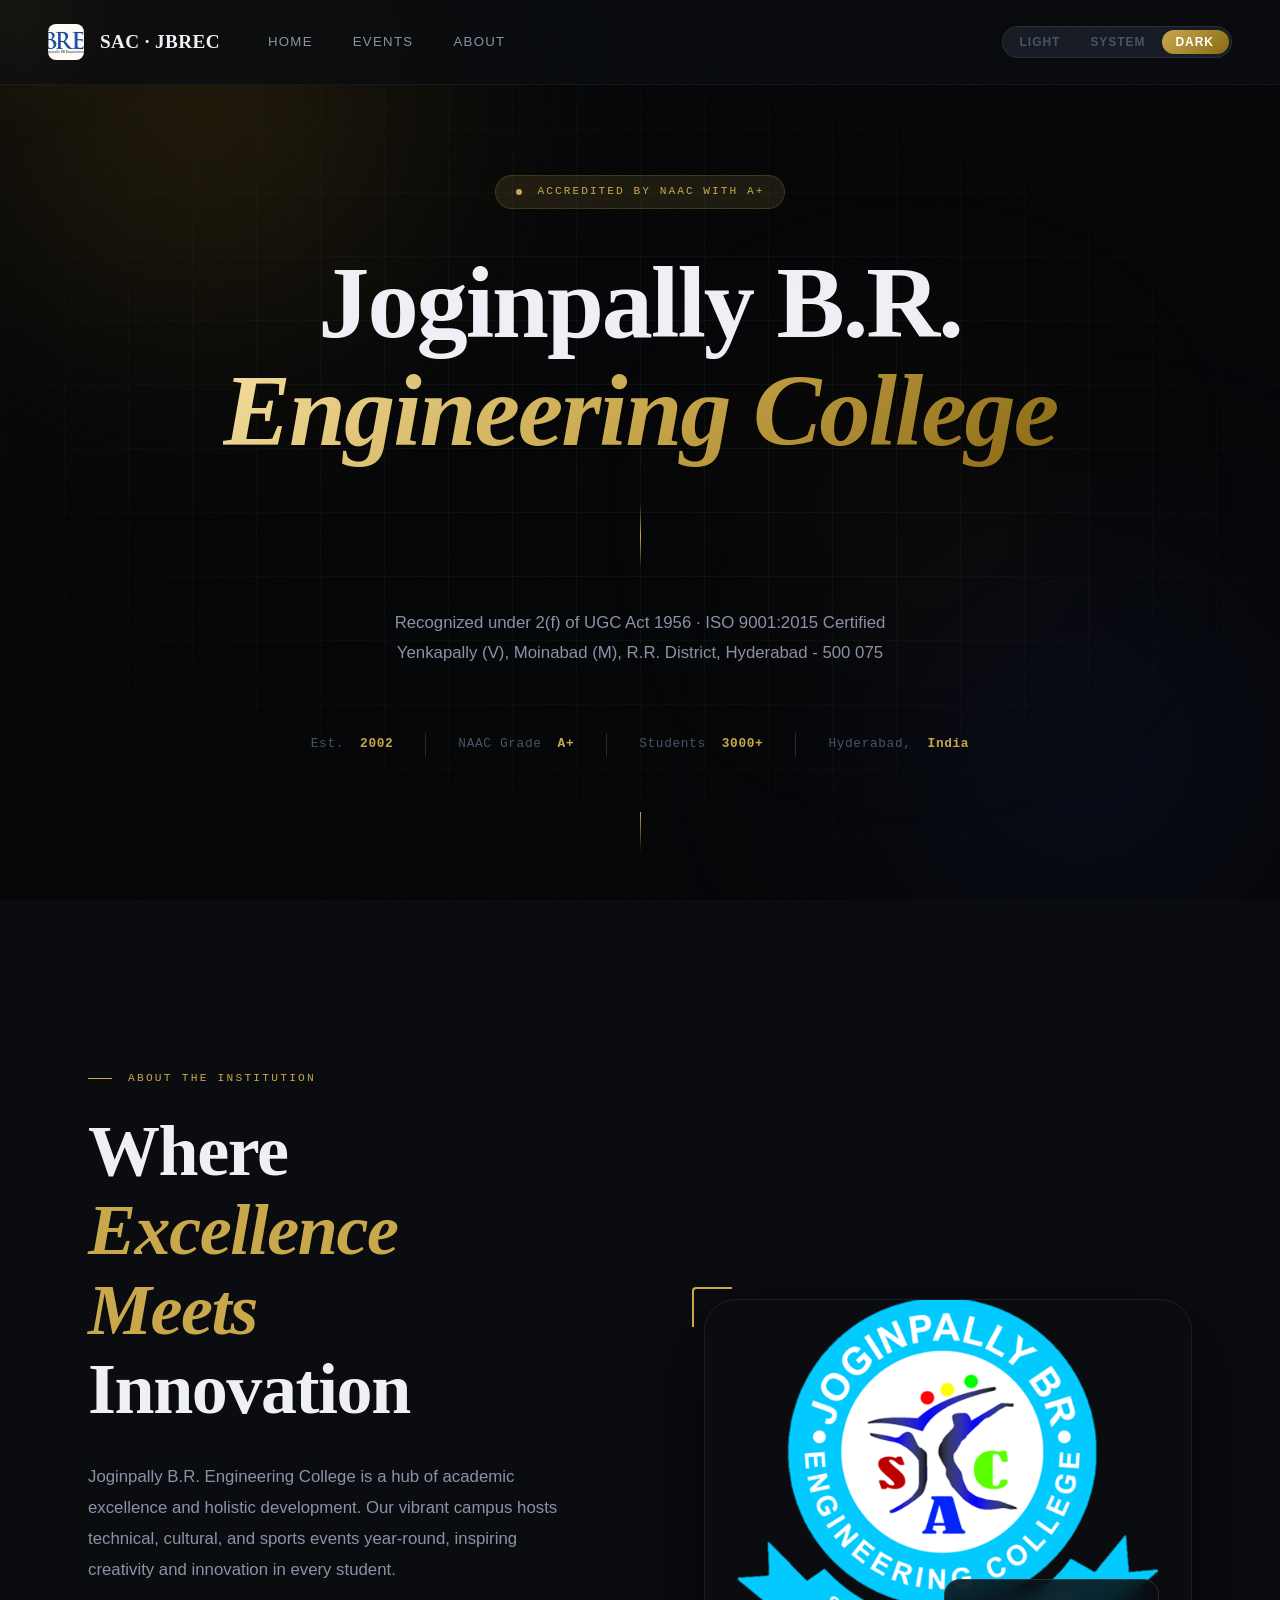
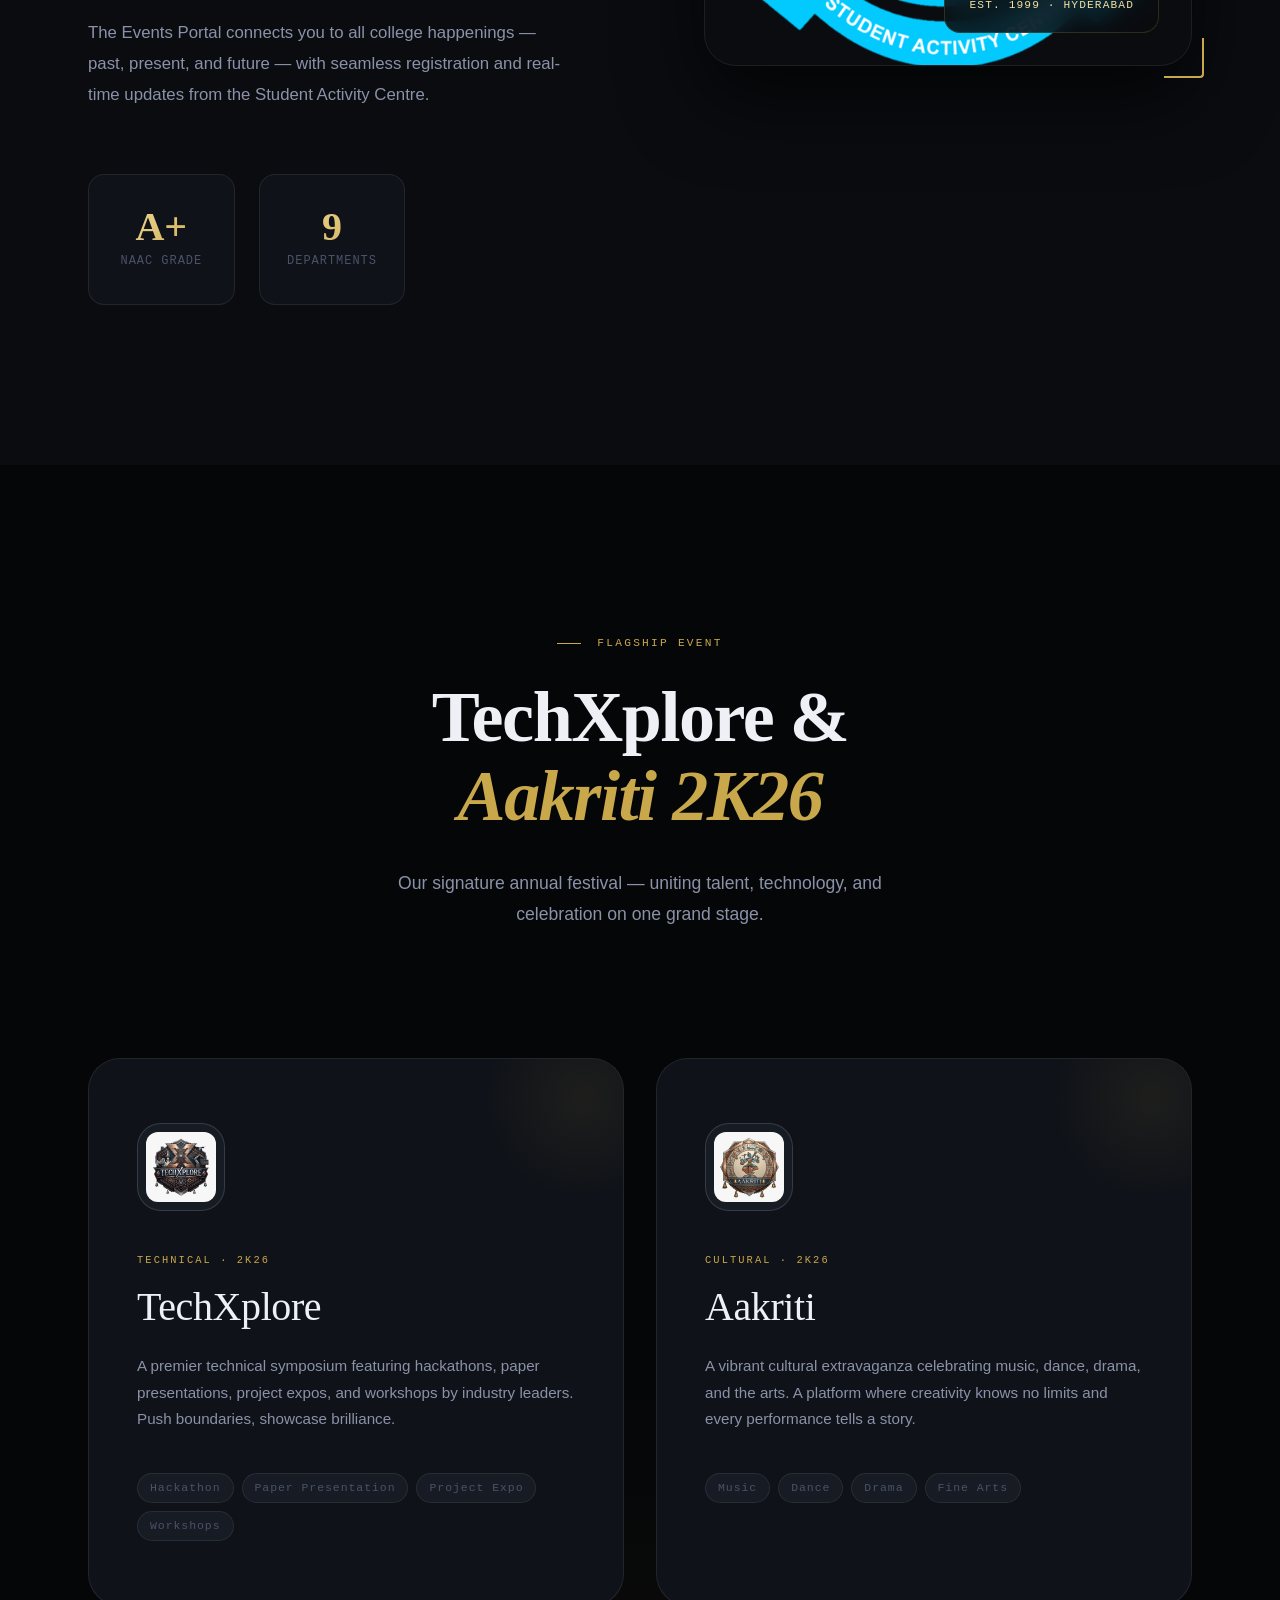
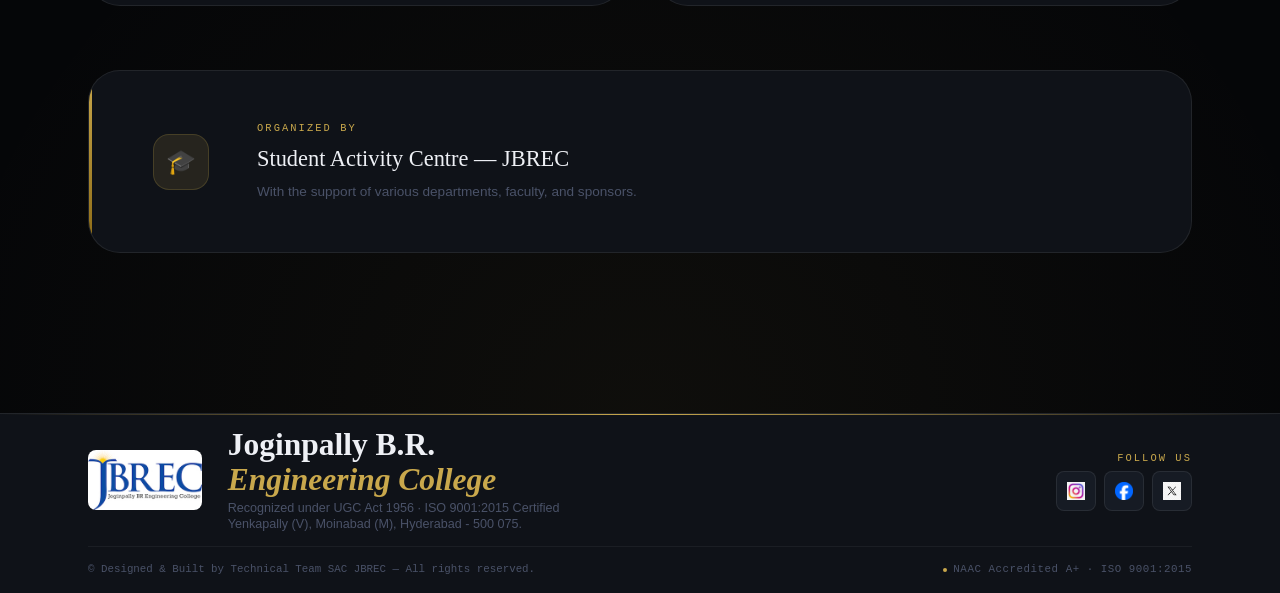
<file: index.html>
<!DOCTYPE html>
<html lang="en" data-theme="dark">

<head>
    <meta charset="UTF-8" />
    <meta name="viewport" content="width=device-width, initial-scale=1.0" />
    <title>SAC-JBREC | TechXplore & Aakriti 2K26</title>

    <!-- Premium Font Stack -->
    <link rel="preconnect" href="https://fonts.googleapis.com">
    <link rel="preconnect" href="https://fonts.gstatic.com" crossorigin>
    <link
        href="https://fonts.googleapis.com/css2?family=Inter:wght@400;500;600&family=Space+Grotesk:wght@500;700;900&display=swap"
        rel="stylesheet">

    <link rel="stylesheet" href="indstyle.css">
</head>

<body>

    <!-- Cursor Glow Effect -->
    <div class="cursor-glow" id="cursorGlow"></div>

    <!-- Mobile Menu Overlay -->
    <div class="mobile-menu-overlay" id="mobileMenuOverlay"></div>

    <!-- ====== NAVIGATION ====== -->
    <nav id="navbar">
        <div class="nav-left">
            <a href="https://jbrec.edu.in" class="nav-logo" target="_blank">
                <img src="images/JBREC-Logo.jpg" alt="JBREC Logo" />
                <span class="nav-logo-text">SAC · JBREC</span>
            </a>
            <div class="nav-links" id="navLinks">
                <a href="./index4c.html">Home</a>
                <a href="./ehub.html">Events</a>
                <a href="./about.html">About</a>
                <!-- Mobile Theme Switcher will be injected here automatically by JS on <768px screens -->
            </div>
        </div>

        <!-- Nav Actions Container -->
        <div class="nav-actions">
            <!-- Theme Switcher — Segmented Control -->
            <div class="theme-switch-wrapper" id="themeSwitcher">
                <div class="theme-slider" id="themeSlider"></div>
                <button class="theme-btn" data-theme-val="light">Light</button>
                <button class="theme-btn" data-theme-val="system">System</button>
                <button class="theme-btn active" data-theme-val="dark">Dark</button>
            </div>

            <!-- Hamburger Icon -->
            <button class="mobile-menu-btn" id="mobileMenuBtn" aria-label="Toggle Menu">
                <span></span>
                <span></span>
                <span></span>
            </button>
        </div>
    </nav>

    <main>

        <!-- ====== HERO ====== -->
        <header id="home">
            <div class="hero-orb hero-orb-1"></div>
            <div class="hero-orb hero-orb-2"></div>
            <div class="hero-orb hero-orb-3"></div>
            <div class="hero-grid"></div>

            <div class="hero-eyebrow">Accredited by NAAC with A+</div>

            <h1 class="hero-title">
                Joginpally B.R.<br /><em>Engineering College</em>
            </h1>

            <div class="hero-divider"></div>

            <p class="hero-subtitle">
                Recognized under 2(f) of UGC Act 1956 · ISO 9001:2015 Certified<br />
                Yenkapally (V), Moinabad (M), R.R. District, Hyderabad - 500 075
            </p>

            <div class="hero-meta">
                <div class="hero-meta-item">Est. <span>2002</span></div>
                <div class="hero-meta-sep"></div>
                <div class="hero-meta-item">NAAC Grade <span>A+</span></div>
                <div class="hero-meta-sep"></div>
                <div class="hero-meta-item">Students <span>3000+</span></div>
                <div class="hero-meta-sep"></div>
                <div class="hero-meta-item">Hyderabad, <span>India</span></div>
            </div>

            <div class="hero-scroll-hint">
                <div class="scroll-line"></div>
            </div>
        </header>

        <!-- ====== ABOUT SECTION ====== -->
        <section id="about">
            <div class="container">
                <div class="about-inner">
                    <div class="about-content reveal">
                        <div class="section-label">About the Institution</div>
                        <h2 class="section-title">Where<br /><em>Excellence Meets</em><br />Innovation</h2>
                        <p class="about-body">
                            Joginpally B.R. Engineering College is a hub of academic excellence and holistic
                            development. Our vibrant campus hosts technical, cultural, and sports events year-round,
                            inspiring creativity and innovation in every student.
                        </p>
                        <p class="about-body">
                            The Events Portal connects you to all college happenings — past, present, and future — with
                            seamless registration and real-time updates from the Student Activity Centre.
                        </p>

                        <div class="about-stats">
                            <div class="stat-card reveal reveal-delay-1">
                                <div class="stat-number">A+</div>
                                <div class="stat-label">NAAC Grade</div>
                            </div>
                            <div class="stat-card reveal reveal-delay-2">
                                <div class="stat-number">9</div>
                                <div class="stat-label">Departments</div>
                            </div>
                        </div>
                    </div>

                    <div class="about-visual reveal reveal-delay-2">
                        <div class="corner-accent corner-tl"></div>
                        <div class="corner-accent corner-br"></div>
                        <div class="about-image-frame">
                            <img src="images/bg 2.png" alt="JBREC Campus" />
                            <div class="about-badge">Est. 1999 · Hyderabad</div>
                        </div>
                    </div>
                </div>
            </div>
        </section>

        <!-- ====== EVENTS SECTION ====== -->
        <section id="events">
            <div class="container">
                <div class="events-header reveal">
                    <div class="section-label">Flagship Event</div>
                    <h2 class="section-title">TechXplore &amp;<br /><em>Aakriti 2K26</em></h2>
                    <p class="events-subtext">Our signature annual festival — uniting talent, technology, and
                        celebration on one grand stage.</p>
                </div>

                <div class="events-showcase">
                    <!-- TechXplore Card -->
                    <div class="event-card reveal reveal-delay-1">
                        <div class="event-card-glow"></div>
                        <div class="event-logo-wrap">
                            <img src="images/TechXplore logo.jpeg" alt="TechXplore Logo" />
                        </div>
                        <div class="event-type">Technical · 2K26</div>
                        <div class="event-name">TechXplore</div>
                        <p class="event-desc">
                            A premier technical symposium featuring hackathons, paper presentations, project expos, and
                            workshops by industry leaders. Push boundaries, showcase brilliance.
                        </p>
                        <div class="event-tag-row">
                            <span class="event-tag">Hackathon</span>
                            <span class="event-tag">Paper Presentation</span>
                            <span class="event-tag">Project Expo</span>
                            <span class="event-tag">Workshops</span>
                        </div>
                    </div>

                    <!-- Aakriti Card -->
                    <div class="event-card reveal reveal-delay-2">
                        <div class="event-card-glow"></div>
                        <div class="event-logo-wrap">
                            <img src="images/Aakriti logo.jpeg" alt="Aakriti Logo" />
                        </div>
                        <div class="event-type">Cultural · 2K26</div>
                        <div class="event-name">Aakriti</div>
                        <p class="event-desc">
                            A vibrant cultural extravaganza celebrating music, dance, drama, and the arts. A platform
                            where creativity knows no limits and every performance tells a story.
                        </p>
                        <div class="event-tag-row">
                            <span class="event-tag">Music</span>
                            <span class="event-tag">Dance</span>
                            <span class="event-tag">Drama</span>
                            <span class="event-tag">Fine Arts</span>
                        </div>
                    </div>
                </div>

                <!-- Organiser Banner -->
                <div class="organiser-banner reveal">
                    <div class="organiser-icon">🎓</div>
                    <div class="organiser-text">
                        <div class="organiser-label">Organized by</div>
                        <div class="organiser-name">Student Activity Centre — JBREC</div>
                        <div class="organiser-dept">With the support of various departments, faculty, and sponsors.
                        </div>
                    </div>
                </div>
            </div>
        </section>

    </main>

    <!-- ====== FOOTER ====== -->
    <footer>
        <div class="container">
            <div class="footer-main">
                <div class="footer-brand reveal">
                    <img src="images/JBREC-Logo.jpg" alt="JBREC" class="footer-logo-img" />
                    <h3 class="footer-brand-name">Joginpally B.R.<br /><em>Engineering College</em></h3>
                    <p class="footer-tagline">
                        Recognized under UGC Act 1956 · ISO 9001:2015 Certified<br />
                        Yenkapally (V), Moinabad (M), Hyderabad - 500 075.
                    </p>
                </div>

                <div class="footer-social reveal reveal-delay-2">
                    <div class="footer-social-heading">Follow us</div>
                    <div class="social-icons">
                        <a href="https://instagram.com/jbrecofficialsm?igshid=YzAwZjE1ZTI0Zg==" target="_blank"
                            rel="noopener noreferrer" aria-label="Instagram">
                            <img src="images/insta-logo.png" alt="Instagram" />
                        </a>
                        <a href="https://www.facebook.com/jbrecofficialsm?mibextid=ZbWKwL" target="_blank"
                            rel="noopener noreferrer" aria-label="Facebook">
                            <img src="images/Facebook_Logo.png" alt="Facebook" />
                        </a>
                        <a href="https://twitter.com/JbrecCollege" target="_blank" rel="noopener noreferrer"
                            aria-label="X / Twitter">
                            <img src="images/x-logo.jpg" alt="X" />
                        </a>
                    </div>
                </div>
            </div>

            <div class="footer-bottom">
                <div class="footer-copy">© Designed &amp; Built by Technical Team SAC JBREC — All rights reserved.</div>
                <div class="footer-accreditation">
                    <div class="accred-dot"></div>
                    NAAC Accredited A+ · ISO 9001:2015
                </div>
            </div>
        </div>
    </footer>

    <!-- ====== SCRIPTS ====== -->
    <script src="indscript.js"></script>
</body>

</html>
</file>
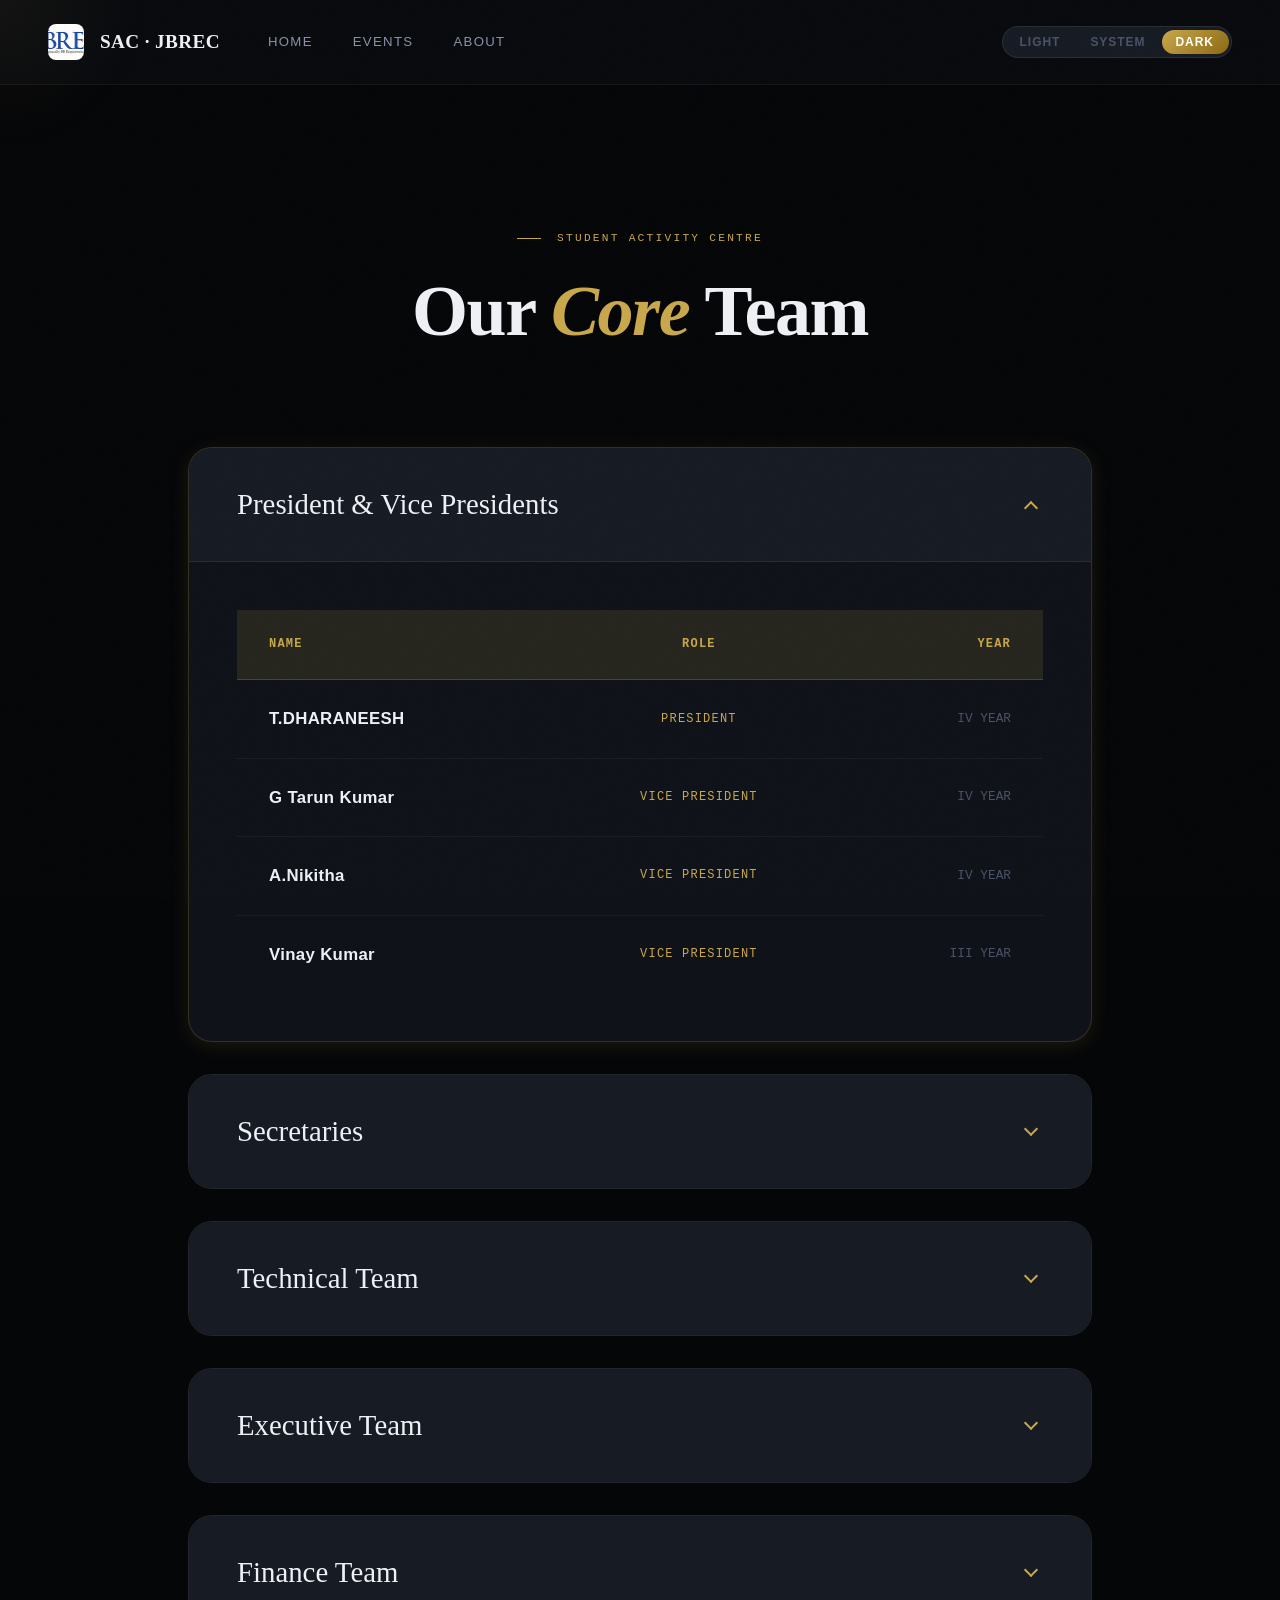
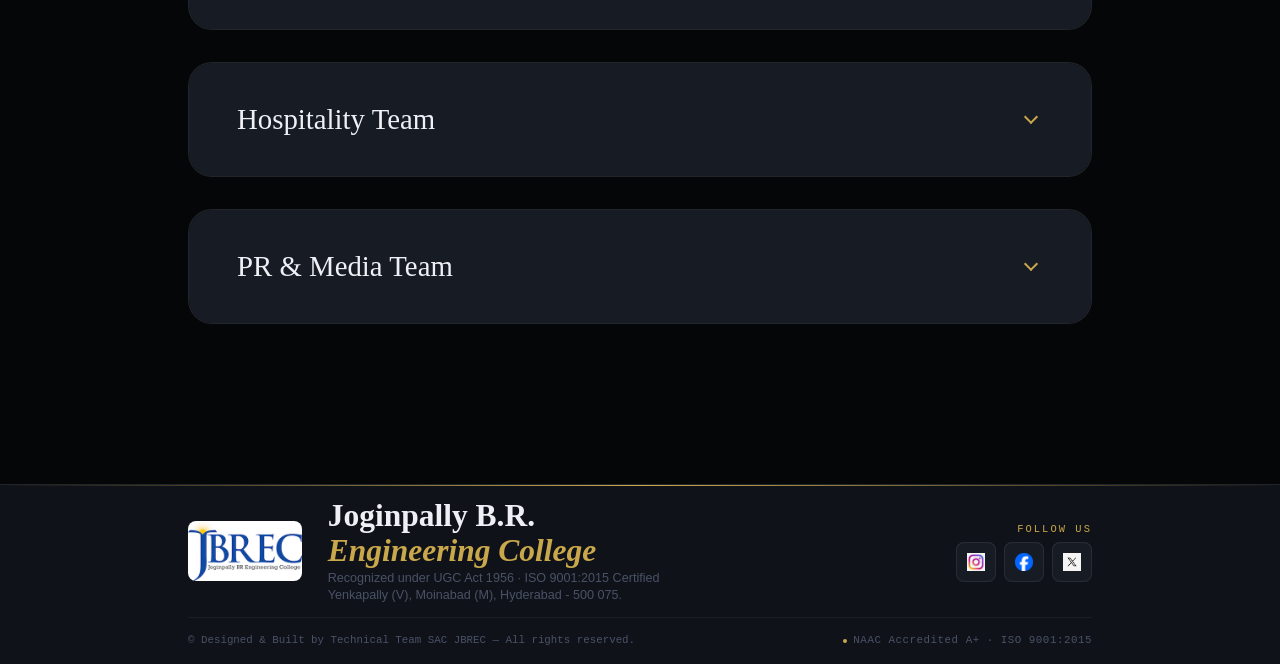
<file: about.html>
<!DOCTYPE html>
<html lang="en" data-theme="dark">

<head>
    <meta charset="UTF-8" />
    <meta name="viewport" content="width=device-width, initial-scale=1.0" />
    <title>SAC-JBREC | Our Core Team</title>

    <!-- Premium Font Stack -->
    <link rel="preconnect" href="https://fonts.googleapis.com">
    <link rel="preconnect" href="https://fonts.gstatic.com" crossorigin>
    <link
        href="https://fonts.googleapis.com/css2?family=Inter:wght@400;500;600&family=Space+Grotesk:wght@500;700;900&display=swap"
        rel="stylesheet">

    <style>
        /* ============================================
       DESIGN TOKENS — 8px Grid System
    ============================================ */
        :root {
            /* Spacing */
            --sp-1: 8px;
            --sp-2: 16px;
            --sp-3: 24px;
            --sp-4: 32px;
            --sp-5: 40px;
            --sp-6: 48px;
            --sp-8: 64px;
            --sp-10: 80px;
            --sp-12: 96px;
            --sp-16: 128px;
            --sp-20: 160px;

            /* Dark Theme (Default & Best) */
            --bg-void: #050608;
            --bg-base: #0A0C10;
            --bg-surface: #0F1218;
            --bg-elevated: #161B24;
            --bg-glass: rgba(10, 12, 16, 0.85);

            --gold-light: #F5DFA0;
            --gold-mid: #C9A84C;
            --gold-deep: #8B6914;
            --gold-glow: rgba(201, 168, 76, 0.12);
            --gold-border: rgba(201, 168, 76, 0.2);

            --text-primary: #EEF0F5;
            --text-secondary: #8A92A8;
            --text-muted: #4A5268;
            --text-inverse: #0A0C10;

            --border-subtle: rgba(255, 255, 255, 0.05);
            --border-mid: rgba(255, 255, 255, 0.08);
            --border-strong: rgba(255, 255, 255, 0.14);

            --shadow-xs: 0 1px 2px rgba(0, 0, 0, 0.4);
            --shadow-sm: 0 4px 12px rgba(0, 0, 0, 0.5);
            --shadow-md: 0 12px 32px rgba(0, 0, 0, 0.6);
            --shadow-lg: 0 32px 80px rgba(0, 0, 0, 0.7);
            --shadow-gold: 0 8px 40px rgba(201, 168, 76, 0.15);

            /* Light Theme */
            --lt-bg-void: #FAFAF8;
            --lt-bg-base: #FFFFFF;
            --lt-bg-surface: #F6F4EF;
            --lt-bg-elevated: #EDEBE3;
            --lt-bg-glass: rgba(255, 255, 255, 0.9);
            --lt-text-primary: #14120E;
            --lt-text-secondary: #5C5547;
            --lt-text-muted: #A09580;
            --lt-border-subtle: rgba(0, 0, 0, 0.05);
            --lt-border-mid: rgba(0, 0, 0, 0.08);

            /* Typography */
            --font-display: 'Cormorant Garamond', Georgia, serif;
            --font-body: 'DM Sans', sans-serif;
            --font-mono: 'Space Mono', monospace;

            /* Radii */
            --r-sm: 4px;
            --r-md: 8px;
            --r-lg: 16px;
            --r-xl: 24px;
            --r-2xl: 32px;

            /* Transitions */
            --t-fast: 150ms cubic-bezier(0.4, 0, 0.2, 1);
            --t-base: 300ms cubic-bezier(0.4, 0, 0.2, 1);
            --t-slow: 600ms cubic-bezier(0.4, 0, 0.2, 1);
            --t-spring: 500ms cubic-bezier(0.34, 1.56, 0.64, 1);
        }

        [data-theme="light"] {
            --bg-void: var(--lt-bg-void);
            --bg-base: var(--lt-bg-base);
            --bg-surface: var(--lt-bg-surface);
            --bg-elevated: var(--lt-bg-elevated);
            --bg-glass: var(--lt-bg-glass);
            --text-primary: var(--lt-text-primary);
            --text-secondary: var(--lt-text-secondary);
            --text-muted: var(--lt-text-muted);
            --border-subtle: var(--lt-border-subtle);
            --border-mid: var(--lt-border-mid);
            --border-strong: rgba(0, 0, 0, 0.14);
            --shadow-sm: 0 4px 12px rgba(0, 0, 0, 0.08);
            --shadow-md: 0 12px 32px rgba(0, 0, 0, 0.1);
            --shadow-lg: 0 32px 80px rgba(0, 0, 0, 0.12);
            --gold-glow: rgba(201, 168, 76, 0.08);
            --gold-border: rgba(140, 100, 20, 0.2);
        }

        /* ============================================
       RESET & BASE
    ============================================ */
        *,
        *::before,
        *::after {
            margin: 0;
            padding: 0;
            box-sizing: border-box;
        }

        html {
            scroll-behavior: smooth;
            -webkit-font-smoothing: antialiased;
            overflow-x: hidden;
            max-width: 100vw;
        }

        body {
            font-family: var(--font-body);
            font-size: 16px;
            line-height: 1.75;
            background-color: var(--bg-void);
            color: var(--text-primary);
            overflow-x: hidden;
            transition: background-color 0.5s ease, color 0.5s ease;
        }

        a {
            text-decoration: none;
            color: inherit;
        }

        img {
            max-width: 100%;
            height: auto;
            display: block;
        }

        /* ============================================
       NOISE TEXTURE OVERLAY
    ============================================ */
        body::before {
            content: '';
            position: fixed;
            inset: 0;
            background-image: url("data:image/svg+xml,%3Csvg viewBox='0 0 512 512' xmlns='http://www.w3.org/2000/svg'%3E%3Cfilter id='noise'%3E%3CfeTurbulence type='fractalNoise' baseFrequency='0.9' numOctaves='4' stitchTiles='stitch'/%3E%3C/filter%3E%3Crect width='100%25' height='100%25' filter='url(%23noise)' opacity='0.035'/%3E%3C/svg%3E");
            pointer-events: none;
            z-index: 9999;
            opacity: 0.4;
        }

        /* ============================================
       NAVIGATION
    ============================================ */
        nav {
            position: fixed;
            top: 0;
            left: 0;
            right: 0;
            z-index: 1000;
            padding: var(--sp-3) var(--sp-6);
            display: flex;
            align-items: center;
            justify-content: space-between;
            background: var(--bg-glass);
            backdrop-filter: blur(24px) saturate(200%);
            -webkit-backdrop-filter: blur(24px) saturate(200%);
            border-bottom: 1px solid var(--border-subtle);
            transition: all 0.4s ease;
        }

        nav.scrolled {
            padding: var(--sp-2) var(--sp-6);
            border-bottom-color: var(--border-mid);
        }

        .nav-left {
            display: flex;
            align-items: center;
            gap: var(--sp-6);
        }

        .nav-logo {
            display: flex;
            align-items: center;
            gap: var(--sp-2);
        }

        .nav-logo img {
            height: 36px;
            width: 36px;
            border-radius: var(--r-md);
            object-fit: cover;
        }

        .nav-logo-text {
            font-family: var(--font-display);
            font-size: 1.2rem;
            font-weight: 600;
            letter-spacing: 0.02em;
            color: var(--text-primary);
        }

        .nav-links {
            display: flex;
            gap: var(--sp-5);
        }

        .nav-links a {
            font-size: 0.825rem;
            font-weight: 500;
            letter-spacing: 0.1em;
            text-transform: uppercase;
            color: var(--text-secondary);
            transition: color var(--t-base);
            position: relative;
        }

        .nav-links a::after {
            content: '';
            position: absolute;
            left: 0;
            bottom: -3px;
            width: 0;
            height: 1px;
            background: var(--gold-mid);
            transition: width var(--t-base);
        }

        .nav-links a:hover {
            color: var(--text-primary);
        }

        .nav-links a:hover::after {
            width: 100%;
        }

        .nav-actions {
            display: flex;
            align-items: center;
            gap: var(--sp-4);
            z-index: 1002;
        }

        /* Theme Switcher */
        .theme-switch-wrapper {
            position: relative;
            display: flex;
            align-items: center;
            background: var(--bg-elevated);
            border: 1px solid var(--border-mid);
            border-radius: 30px;
            padding: 3px;
            gap: 2px;
        }

        .theme-slider {
            position: absolute;
            top: 3px;
            left: 3px;
            height: calc(100% - 6px);
            background: linear-gradient(135deg, var(--gold-mid), var(--gold-deep));
            border-radius: 30px;
            transition: transform 0.3s cubic-bezier(0.4, 0, 0.2, 1), width 0.3s ease;
            z-index: 0;
        }

        .theme-btn {
            position: relative;
            z-index: 1;
            background: transparent;
            border: none;
            color: var(--text-muted);
            padding: 5px 14px;
            font-size: 0.75rem;
            font-weight: 600;
            font-family: var(--font-body);
            letter-spacing: 0.08em;
            text-transform: uppercase;
            cursor: pointer;
            border-radius: 20px;
            transition: color 0.3s ease;
        }

        .theme-btn.active {
            color: #fff;
        }

        /* Hamburger Button & Overlay */
        .mobile-menu-btn {
            display: none;
            flex-direction: column;
            justify-content: space-between;
            width: 24px;
            height: 16px;
            background: transparent;
            border: none;
            cursor: pointer;
        }

        .mobile-menu-btn span {
            width: 100%;
            height: 2px;
            background-color: var(--text-primary);
            border-radius: 2px;
            transition: transform var(--t-base), opacity var(--t-base);
            transform-origin: center;
        }

        .mobile-menu-btn.active span:nth-child(1) {
            transform: translateY(7px) rotate(45deg);
        }

        .mobile-menu-btn.active span:nth-child(2) {
            opacity: 0;
        }

        .mobile-menu-btn.active span:nth-child(3) {
            transform: translateY(-7px) rotate(-45deg);
        }

        .mobile-menu-overlay {
            position: fixed;
            inset: 0;
            background: rgba(0, 0, 0, 0.6);
            backdrop-filter: blur(4px);
            -webkit-backdrop-filter: blur(4px);
            z-index: 999;
            opacity: 0;
            visibility: hidden;
            transition: opacity var(--t-base), visibility var(--t-base);
        }

        .mobile-menu-overlay.active {
            opacity: 1;
            visibility: visible;
        }

        /* ============================================
       SECTION COMMONS
    ============================================ */
        .container {
            max-width: 1000px;
            margin: 0 auto;
            padding: 0 var(--sp-6);
        }

        .section-label {
            display: inline-flex;
            align-items: center;
            gap: var(--sp-2);
            font-family: var(--font-mono);
            font-size: 0.7rem;
            letter-spacing: 0.2em;
            text-transform: uppercase;
            color: var(--gold-mid);
            margin-bottom: var(--sp-3);
        }

        .section-label::before {
            content: '';
            width: 24px;
            height: 1px;
            background: var(--gold-mid);
        }

        .section-title {
            font-family: var(--font-display);
            font-size: clamp(2.5rem, 6vw, 4.5rem);
            font-weight: bolder;
            line-height: 1.1;
            letter-spacing: -0.02em;
            margin-bottom: var(--sp-4);
        }

        .section-title em {
            font-style: italic;
            color: var(--gold-mid);
        }

        /* ============================================
       TEAM ACCORDION SECTION
    ============================================ */
        #teams {
            padding-top: calc(var(--sp-20) + 60px);
            padding-bottom: var(--sp-20);
            min-height: 80vh;
        }

        .team-header {
            text-align: center;
            margin-bottom: var(--sp-12);
        }

        .team-header .section-label {
            justify-content: center;
        }

        .accordion {
            display: flex;
            flex-direction: column;
            gap: var(--sp-4);
        }

        .accordion-item {
            border: 1px solid var(--border-mid);
            border-radius: var(--r-xl);
            background: var(--bg-surface);
            transition: border-color var(--t-base), box-shadow var(--t-base);
        }

        .accordion-item:hover,
        .accordion-item.active {
            border-color: var(--gold-border);
            box-shadow: 0 4px 20px var(--gold-glow);
        }

        .accordion-header {
            width: 100%;
            display: flex;
            justify-content: space-between;
            align-items: center;
            padding: var(--sp-5) var(--sp-6);
            background: var(--bg-elevated);
            border: none;
            border-radius: var(--r-xl);
            color: var(--text-primary);
            font-family: var(--font-display);
            font-size: clamp(1.4rem, 4vw, 1.8rem);
            cursor: pointer;
            text-align: left;
            transition: border-radius var(--t-base), background var(--t-base);
        }

        .accordion-item.active .accordion-header {
            border-bottom-left-radius: 0;
            border-bottom-right-radius: 0;
            border-bottom: 1px solid var(--border-mid);
        }

        .accordion-icon {
            width: 24px;
            height: 24px;
            position: relative;
            flex-shrink: 0;
            margin-left: var(--sp-4);
        }

        .accordion-icon::before {
            content: '';
            position: absolute;
            top: 40%;
            left: 50%;
            width: 10px;
            height: 10px;
            border-right: 2px solid var(--gold-mid);
            border-bottom: 2px solid var(--gold-mid);
            transform: translate(-50%, -50%) rotate(45deg);
            transition: transform var(--t-base), border-color var(--t-base);
        }

        .accordion-item.active .accordion-icon::before {
            transform: translate(-50%, 0%) rotate(-135deg);
        }

        .accordion-content {
            display: grid;
            grid-template-rows: 0fr;
            transition: grid-template-rows 400ms cubic-bezier(0.4, 0, 0.2, 1);
        }

        .accordion-item.active .accordion-content {
            grid-template-rows: 1fr;
        }

        .accordion-inner {
            overflow: hidden;
        }

        /* Premium Table Styles */
        .table-wrapper {
            padding: var(--sp-6);
            overflow-x: auto;
        }

        .team-table {
            width: 100%;
            border-collapse: collapse;
            text-align: left;
        }

        .team-table th {
            background: var(--gold-glow);
            padding: var(--sp-3) var(--sp-4);
            font-family: var(--font-mono);
            font-size: 0.75rem;
            color: var(--gold-mid);
            letter-spacing: 0.1em;
            text-transform: uppercase;
            border-bottom: 1px solid var(--border-strong);
        }

        .team-table td {
            padding: var(--sp-3) var(--sp-4);
            border-bottom: 1px solid var(--border-subtle);
            transition: background var(--t-fast);
        }

        .team-table tr:last-child td {
            border-bottom: none;
        }

        .team-table tbody tr:hover td {
            background: var(--bg-elevated);
        }

        /* Column alignment */
        .team-table th:nth-child(2),
        .team-table td:nth-child(2) {
            text-align: center;
        }

        .team-table th:nth-child(3),
        .team-table td:nth-child(3) {
            text-align: right;
        }

        /* Typographic refinements for columns */
        .col-name {
            font-weight: 600;
            font-size: 1.05rem;
            color: var(--text-primary);
            letter-spacing: 0.02em;
        }

        .col-role {
            font-family: var(--font-mono);
            font-size: 0.75rem;
            color: var(--gold-mid);
            letter-spacing: 0.1em;
            text-transform: uppercase;
        }

        .col-year {
            font-family: var(--font-mono);
            font-size: 0.8rem;
            color: var(--text-muted);
        }

        /* ============================================
       FOOTER REFINEMENT - STRICTLY 20VH
    ============================================ */
        footer {
            background: var(--bg-surface);
            border-top: 1px solid var(--border-mid);
            position: relative;
            height: 20vh;
            min-height: 110px;
            max-height: 180px;
            display: flex;
            align-items: center;
            padding: 0;
            overflow: hidden;
        }

        footer::before {
            content: '';
            position: absolute;
            top: 0;
            left: 0;
            right: 0;
            height: 1px;
            background: linear-gradient(90deg, transparent, var(--gold-mid), transparent);
        }

        footer .container {
            width: 100%;
            height: 100%;
            display: flex;
            flex-direction: column;
            justify-content: center;
            padding-top: clamp(8px, 2vh, 24px);
            padding-bottom: clamp(8px, 2vh, 24px);
        }

        .footer-main {
            display: flex;
            justify-content: space-between;
            align-items: center;
            gap: clamp(12px, 2vw, var(--sp-16));
            margin-bottom: auto;
        }

        .footer-brand {
            display: grid;
            grid-template-columns: auto 1fr;
            grid-template-rows: auto auto;
            column-gap: clamp(12px, 2vw, var(--sp-4));
            align-items: center;
        }

        .footer-logo-img {
            grid-row: 1 / span 2;
            height: clamp(36px, 8vh, 60px);
            border-radius: var(--r-md);
            margin: 0;
        }

        .footer-brand-name {
            font-family: var(--font-display);
            font-size: clamp(1.1rem, 3.5vh, 2.2rem);
            font-weight: bolder;
            line-height: 1.1;
            margin: 0;
            align-self: end;
            padding-bottom: 2px;
        }

        .footer-brand-name em {
            font-style: italic;
            color: var(--gold-mid);
        }

        .footer-tagline {
            font-size: clamp(0.6rem, 1.4vh, 0.85rem);
            color: var(--text-muted);
            line-height: 1.3;
            max-width: 450px;
            margin: 0;
            align-self: start;
        }

        .footer-social {
            text-align: right;
            display: flex;
            flex-direction: column;
            align-items: flex-end;
            gap: clamp(2px, 0.5vh, 4px);
        }

        .footer-social-heading {
            font-family: var(--font-mono);
            font-size: clamp(0.5rem, 1.2vh, 0.65rem);
            letter-spacing: 0.2em;
            text-transform: uppercase;
            color: var(--gold-mid);
            margin: 0;
            white-space: nowrap;
        }

        .social-icons {
            display: flex;
            gap: clamp(4px, 1vw, 8px);
        }

        .social-icons a {
            width: clamp(28px, 4.5vh, 40px);
            height: clamp(28px, 4.5vh, 40px);
            display: flex;
            align-items: center;
            justify-content: center;
            border-radius: var(--r-md);
            border: 1px solid var(--border-mid);
            background: var(--bg-elevated);
            transition: all var(--t-base);
        }

        .social-icons a:hover {
            border-color: var(--gold-border);
            background: var(--gold-glow);
            transform: translateY(-3px);
            box-shadow: var(--shadow-gold);
        }

        .social-icons img {
            width: clamp(12px, 2vh, 18px);
            height: clamp(12px, 2vh, 18px);
            object-fit: contain;
            border-radius: 0;
        }

        .footer-bottom {
            display: flex;
            align-items: center;
            justify-content: space-between;
            padding-top: clamp(6px, 1.5vh, 16px);
            margin-top: clamp(6px, 1.5vh, 16px);
            border-top: 1px solid var(--border-subtle);
            flex-wrap: nowrap;
            gap: 12px;
        }

        .footer-copy {
            font-size: clamp(0.55rem, 1.2vh, 0.8rem);
            color: var(--text-muted);
            font-family: var(--font-mono);
            white-space: nowrap;
            overflow: hidden;
            text-overflow: ellipsis;
            flex: 1;
        }

        .footer-accreditation {
            display: flex;
            align-items: center;
            gap: 6px;
            font-size: clamp(0.55rem, 1.2vh, 0.75rem);
            color: var(--text-muted);
            font-family: var(--font-mono);
            letter-spacing: 0.05em;
            white-space: nowrap;
            flex-shrink: 0;
        }

        .accred-dot {
            width: 4px;
            height: 4px;
            border-radius: 50%;
            background: var(--gold-mid);
        }

        /* ============================================
       SCROLL REVEAL SYSTEM
    ============================================ */
        .reveal {
            opacity: 0;
            transform: translateY(40px);
            transition: opacity 0.9s cubic-bezier(0.16, 1, 0.3, 1), transform 0.9s cubic-bezier(0.16, 1, 0.3, 1);
        }

        .reveal.active {
            opacity: 1;
            transform: translateY(0);
        }

        .reveal-delay-1 {
            transition-delay: 0.1s;
        }

        .reveal-delay-2 {
            transition-delay: 0.2s;
        }

        /* ============================================
       RESPONSIVE & MEDIA QUERIES
    ============================================ */
        @media (max-width: 768px) {

            /* Navbar Redesign for Mobile */
            nav,
            nav.scrolled {
                padding: var(--sp-3) var(--sp-4);
                flex-wrap: nowrap;
                justify-content: space-between;
            }

            .nav-left {
                gap: 0;
            }

            .mobile-menu-btn {
                display: flex;
            }

            .nav-links {
                position: fixed;
                top: 0;
                right: -100%;
                width: 260px;
                height: 100vh;
                flex-direction: column;
                background: var(--bg-glass);
                backdrop-filter: blur(24px) saturate(200%);
                -webkit-backdrop-filter: blur(24px) saturate(200%);
                border-left: 1px solid var(--border-subtle);
                padding: var(--sp-16) var(--sp-6) var(--sp-6);
                gap: var(--sp-6);
                transition: right var(--t-base);
                z-index: 1000;
                align-items: flex-start;
                display: flex;
            }

            .nav-links.active {
                right: 0;
            }

            .nav-links a {
                font-size: 1.1rem;
                width: 100%;
            }

            .nav-links #themeSwitcher {
                margin-top: auto;
                width: 100%;
                justify-content: space-between;
                padding: 4px;
                min-height: 44px;
                border-radius: 30px;
            }

            .nav-links #themeSwitcher .theme-btn {
                flex: 1;
                padding: 8px 0;
                text-align: center;
                font-size: 0.85rem;
            }

            /* Responsive Accordion & Table */
            .accordion-header {
                padding: var(--sp-4) var(--sp-5);
            }

            .table-wrapper {
                padding: var(--sp-4) var(--sp-3);
            }

            .team-table th,
            .team-table td {
                padding: var(--sp-3) var(--sp-2);
                font-size: 0.85rem;
            }

            .col-name {
                font-size: 0.95rem;
            }

            .col-role {
                font-size: 0.65rem;
            }

            .col-year {
                font-size: 0.7rem;
            }

            /* Footer Truncation */
            .footer-brand-name br,
            .footer-tagline br {
                display: none;
            }

            .footer-brand-name em {
                margin-left: 4px;
            }

            .footer-tagline {
                white-space: nowrap;
                overflow: hidden;
                text-overflow: ellipsis;
                max-width: 220px;
            }
        }

        @media (max-width: 480px) {
            #teams {
                padding-top: calc(var(--sp-16) + 50px);
            }

            /* Stack table on ultra small screens cleanly to prevent overflow */
            .team-table {
                display: block;
                width: 100%;
            }

            .team-table thead {
                display: none;
            }

            /* Hide headers */
            .team-table tbody {
                display: block;
                width: 100%;
            }

            .team-table tr {
                display: flex;
                flex-direction: column;
                padding: var(--sp-3) var(--sp-2);
                border-bottom: 1px solid var(--border-subtle);
            }

            .team-table tr:last-child {
                border-bottom: none;
            }

            .team-table td {
                padding: 2px 0;
                border: none;
                text-align: left !important;
            }

            .team-table td.col-name {
                font-size: 1.1rem;
            }

            .team-table td.col-role {
                font-size: 0.75rem;
                color: var(--gold-mid);
                margin-bottom: 2px;
            }

            .team-table td.col-year {
                font-size: 0.75rem;
                color: var(--text-muted);
            }

            /* Tighter limits for extremely small mobiles */
            .footer-tagline {
                font-size: 0.4rem;
                max-width: 100px;
            }

            .footer-brand-name {
                font-size: 0.85rem;
            }

            .footer-logo-img {
                width: 100px;
                height: 50px;
            }

            .footer-copy {
                font-size: 0.4rem;
                max-width: 300px;
            }

            .footer-accreditation {
                font-size: 0.3rem;
            }

            .footer-bottom {
                font-size: 0.2rem;
            }
        }

        /* ============================================
       CURSOR GLOW (desktop only)
    ============================================ */
        .cursor-glow {
            position: fixed;
            width: 300px;
            height: 300px;
            border-radius: 50%;
            background: radial-gradient(circle, rgba(201, 168, 76, 0.06) 0%, transparent 70%);
            pointer-events: none;
            z-index: 9998;
            transform: translate(-50%, -50%);
            transition: left 0.15s ease, top 0.15s ease;
        }

        @media (max-width: 768px) {
            .cursor-glow {
                display: none;
            }
        }
    </style>
</head>

<body>

    <!-- Cursor Glow Effect -->
    <div class="cursor-glow" id="cursorGlow"></div>

    <!-- Mobile Menu Overlay -->
    <div class="mobile-menu-overlay" id="mobileMenuOverlay"></div>

    <!-- ====== NAVIGATION ====== -->
    <nav id="navbar">
        <div class="nav-left">
            <a href="https://jbrec.edu.in" class="nav-logo" target="_blank">
                <img src="images/JBREC-Logo.jpg" alt="JBREC Logo" />
                <span class="nav-logo-text">SAC · JBREC</span>
            </a>
            <div class="nav-links" id="navLinks">
                <a href="./index.html">Home</a>
                <a href="./ehub.html">Events</a>
                <a href="./about.html">About</a>
            </div>
        </div>

        <!-- Nav Actions Container -->
        <div class="nav-actions">
            <!-- Theme Switcher — Segmented Control -->
            <div class="theme-switch-wrapper" id="themeSwitcher">
                <div class="theme-slider" id="themeSlider"></div>
                <button class="theme-btn" data-theme-val="light">Light</button>
                <button class="theme-btn" data-theme-val="system">System</button>
                <button class="theme-btn active" data-theme-val="dark">Dark</button>
            </div>

            <!-- Hamburger Icon -->
            <button class="mobile-menu-btn" id="mobileMenuBtn" aria-label="Toggle Menu">
                <span></span>
                <span></span>
                <span></span>
            </button>
        </div>
    </nav>

    <!-- CLEANED STRUCTURE -->
    <main>

        <!-- TEAM ACCORDION SECTION START -->
        <section id="teams">
            <div class="container">
                <div class="team-header reveal">
                    <div class="section-label">Student Activity Centre</div>
                    <h2 class="section-title">Our <em>Core</em> Team</h2>
                </div>

                <div class="accordion reveal reveal-delay-1">

                    <!-- Group 1 -->
                    <div class="accordion-item active">
                        <button class="accordion-header" aria-expanded="true">
                            President & Vice Presidents
                            <div class="accordion-icon"></div>
                        </button>
                        <div class="accordion-content">
                            <div class="accordion-inner">
                                <div class="table-wrapper">
                                    <table class="team-table">
                                        <thead>
                                            <tr>
                                                <th>Name</th>
                                                <th>Role</th>
                                                <th>Year</th>
                                            </tr>
                                        </thead>
                                        <tbody>
                                            <tr>
                                                <td class="col-name">T.DHARANEESH</td>
                                                <td class="col-role">President</td>
                                                <td class="col-year">IV YEAR</td>
                                            </tr>
                                            <tr>
                                                <td class="col-name">G Tarun Kumar</td>
                                                <td class="col-role">Vice President</td>
                                                <td class="col-year">IV YEAR</td>
                                            </tr>
                                            <tr>
                                                <td class="col-name">A.Nikitha</td>
                                                <td class="col-role">Vice President</td>
                                                <td class="col-year">IV YEAR</td>
                                            </tr>
                                            <tr>
                                                <td class="col-name">Vinay Kumar</td>
                                                <td class="col-role">Vice President</td>
                                                <td class="col-year">III YEAR</td>
                                            </tr>
                                        </tbody>
                                    </table>
                                </div>
                            </div>
                        </div>
                    </div>

                    <!-- Group 2 -->
                    <div class="accordion-item">
                        <button class="accordion-header" aria-expanded="false">
                            Secretaries
                            <div class="accordion-icon"></div>
                        </button>
                        <div class="accordion-content">
                            <div class="accordion-inner">
                                <div class="table-wrapper">
                                    <table class="team-table">
                                        <thead>
                                            <tr>
                                                <th>Name</th>
                                                <th>Role</th>
                                                <th>Year</th>
                                            </tr>
                                        </thead>
                                        <tbody>
                                            <tr>
                                                <td class="col-name">Rishitha Gongati</td>
                                                <td class="col-role">General Secretary</td>
                                                <td class="col-year">IV YEAR</td>
                                            </tr>
                                            <tr>
                                                <td class="col-name">A Nikhil Goud</td>
                                                <td class="col-role">Joint Secretary</td>
                                                <td class="col-year">IV YEAR</td>
                                            </tr>
                                            <tr>
                                                <td class="col-name">A Mahesh krishna</td>
                                                <td class="col-role">Joint Secretary</td>
                                                <td class="col-year">IV YEAR</td>
                                            </tr>
                                        </tbody>
                                    </table>
                                </div>
                            </div>
                        </div>
                    </div>

                    <!-- Group 3 -->
                    <div class="accordion-item">
                        <button class="accordion-header" aria-expanded="false">
                            Technical Team
                            <div class="accordion-icon"></div>
                        </button>
                        <div class="accordion-content">
                            <div class="accordion-inner">
                                <div class="table-wrapper">
                                    <table class="team-table">
                                        <thead>
                                            <tr>
                                                <th>Name</th>
                                                <th>Role</th>
                                                <th>Year</th>
                                            </tr>
                                        </thead>
                                        <tbody>
                                            <tr>
                                                <td class="col-name">Jaldu Bhupesh Sai Sri</td>
                                                <td class="col-role">Technical Head</td>
                                                <td class="col-year">IV YEAR</td>
                                            </tr>
                                            <tr>
                                                <td class="col-name">Tandekar Saharsh</td>
                                                <td class="col-role">Joint Technical Head</td>
                                                <td class="col-year">III YEAR</td>
                                            </tr>
                                        </tbody>
                                    </table>
                                </div>
                            </div>
                        </div>
                    </div>

                    <!-- Group 4 -->
                    <div class="accordion-item">
                        <button class="accordion-header" aria-expanded="false">
                            Executive Team
                            <div class="accordion-icon"></div>
                        </button>
                        <div class="accordion-content">
                            <div class="accordion-inner">
                                <div class="table-wrapper">
                                    <table class="team-table">
                                        <thead>
                                            <tr>
                                                <th>Name</th>
                                                <th>Role</th>
                                                <th>Year</th>
                                            </tr>
                                        </thead>
                                        <tbody>
                                            <tr>
                                                <td class="col-name">Bantu Arvind</td>
                                                <td class="col-role">Executive Member</td>
                                                <td class="col-year">II YEAR (MBA)</td>
                                            </tr>
                                            <tr>
                                                <td class="col-name">T.VINUTHNA</td>
                                                <td class="col-role">Executive Member</td>
                                                <td class="col-year">IV YEAR</td>
                                            </tr>
                                            <tr>
                                                <td class="col-name">D. Sudheeksha</td>
                                                <td class="col-role">Executive Member</td>
                                                <td class="col-year">II YEAR (MBA)</td>
                                            </tr>
                                            <tr>
                                                <td class="col-name">B.Gayathri</td>
                                                <td class="col-role">Executive Member</td>
                                                <td class="col-year">III YEAR</td>
                                            </tr>
                                            <tr>
                                                <td class="col-name">Tejaswi Dasari</td>
                                                <td class="col-role">Executive Member</td>
                                                <td class="col-year">III YEAR</td>
                                            </tr>
                                        </tbody>
                                    </table>
                                </div>
                            </div>
                        </div>
                    </div>

                    <!-- Group 5 -->
                    <div class="accordion-item">
                        <button class="accordion-header" aria-expanded="false">
                            Finance Team
                            <div class="accordion-icon"></div>
                        </button>
                        <div class="accordion-content">
                            <div class="accordion-inner">
                                <div class="table-wrapper">
                                    <table class="team-table">
                                        <thead>
                                            <tr>
                                                <th>Name</th>
                                                <th>Role</th>
                                                <th>Year</th>
                                            </tr>
                                        </thead>
                                        <tbody>
                                            <tr>
                                                <td class="col-name">C. Lohith Kumar</td>
                                                <td class="col-role">Treasurer</td>
                                                <td class="col-year">IV YEAR</td>
                                            </tr>
                                            <tr>
                                                <td class="col-name">MD Munazzar Shareef</td>
                                                <td class="col-role">Joint Treasurer</td>
                                                <td class="col-year">III YEAR</td>
                                            </tr>
                                        </tbody>
                                    </table>
                                </div>
                            </div>
                        </div>
                    </div>

                    <!-- Group 6 -->
                    <div class="accordion-item">
                        <button class="accordion-header" aria-expanded="false">
                            Hospitality Team
                            <div class="accordion-icon"></div>
                        </button>
                        <div class="accordion-content">
                            <div class="accordion-inner">
                                <div class="table-wrapper">
                                    <table class="team-table">
                                        <thead>
                                            <tr>
                                                <th>Name</th>
                                                <th>Role</th>
                                                <th>Year</th>
                                            </tr>
                                        </thead>
                                        <tbody>
                                            <tr>
                                                <td class="col-name">Uday Varma</td>
                                                <td class="col-role">Hospitality</td>
                                                <td class="col-year">III YEAR</td>
                                            </tr>
                                            <tr>
                                                <td class="col-name">Chakali Shiva</td>
                                                <td class="col-role">Hospitality</td>
                                                <td class="col-year">III YEAR</td>
                                            </tr>
                                            <tr>
                                                <td class="col-name">Dharamsoth Nithin</td>
                                                <td class="col-role">Hospitality</td>
                                                <td class="col-year">III YEAR</td>
                                            </tr>
                                            <tr>
                                                <td class="col-name">P.Rishi</td>
                                                <td class="col-role">Hospitality</td>
                                                <td class="col-year">III YEAR</td>
                                            </tr>
                                        </tbody>
                                    </table>
                                </div>
                            </div>
                        </div>
                    </div>

                    <!-- Group 7 -->
                    <div class="accordion-item">
                        <button class="accordion-header" aria-expanded="false">
                            PR & Media Team
                            <div class="accordion-icon"></div>
                        </button>
                        <div class="accordion-content">
                            <div class="accordion-inner">
                                <div class="table-wrapper">
                                    <table class="team-table">
                                        <thead>
                                            <tr>
                                                <th>Name</th>
                                                <th>Role</th>
                                                <th>Year</th>
                                            </tr>
                                        </thead>
                                        <tbody>
                                            <tr>
                                                <td class="col-name">Katekar Tanisha</td>
                                                <td class="col-role">PR & Media</td>
                                                <td class="col-year">III YEAR</td>
                                            </tr>
                                            <tr>
                                                <td class="col-name">Kolavennu Lakshmi Tarak</td>
                                                <td class="col-role">PR & Media</td>
                                                <td class="col-year">III YEAR</td>
                                            </tr>
                                            <tr>
                                                <td class="col-name">Manda Shiva Preetham</td>
                                                <td class="col-role">PR & Media</td>
                                                <td class="col-year">III YEAR</td>
                                            </tr>
                                            <tr>
                                                <td class="col-name">Pendyala Manikantha</td>
                                                <td class="col-role">PR & Media</td>
                                                <td class="col-year">III YEAR</td>
                                            </tr>
                                        </tbody>
                                    </table>
                                </div>
                            </div>
                        </div>
                    </div>

                </div>
            </div>
        </section>
        <!-- TEAM ACCORDION SECTION END -->

    </main>

    <!-- ====== FOOTER ====== -->
    <footer>
        <div class="container">
            <div class="footer-main">
                <div class="footer-brand reveal">
                    <img src="images/JBREC-Logo.jpg" alt="JBREC" class="footer-logo-img" />
                    <h3 class="footer-brand-name">Joginpally B.R.<br /><em>Engineering College</em></h3>
                    <p class="footer-tagline">
                        Recognized under UGC Act 1956 · ISO 9001:2015 Certified<br />
                        Yenkapally (V), Moinabad (M), Hyderabad - 500 075.
                    </p>
                </div>

                <div class="footer-social reveal reveal-delay-2">
                    <div class="footer-social-heading">Follow us</div>
                    <div class="social-icons">
                        <a href="https://instagram.com/jbrecofficialsm?igshid=YzAwZjE1ZTI0Zg==" target="_blank"
                            rel="noopener noreferrer" aria-label="Instagram">
                            <img src="images/insta-logo.png" alt="Instagram" />
                        </a>
                        <a href="https://www.facebook.com/jbrecofficialsm?mibextid=ZbWKwL" target="_blank"
                            rel="noopener noreferrer" aria-label="Facebook">
                            <img src="images/Facebook_Logo.png" alt="Facebook" />
                        </a>
                        <a href="https://twitter.com/JbrecCollege" target="_blank" rel="noopener noreferrer"
                            aria-label="X / Twitter">
                            <img src="images/x-logo.jpg" alt="X" />
                        </a>
                    </div>
                </div>
            </div>

            <div class="footer-bottom">
                <div class="footer-copy">© Designed &amp; Built by Technical Team SAC JBREC — All rights reserved.</div>
                <div class="footer-accreditation">
                    <div class="accred-dot"></div>
                    NAAC Accredited A+ · ISO 9001:2015
                </div>
            </div>
        </div>
    </footer>

    <!-- ====== SCRIPTS ====== -->
    <script>
        document.addEventListener('DOMContentLoaded', () => {

            /* ---- CURSOR GLOW ---- */
            const glow = document.getElementById('cursorGlow');
            if (glow) {
                document.addEventListener('mousemove', e => {
                    glow.style.left = e.clientX + 'px';
                    glow.style.top = e.clientY + 'px';
                });
            }

            /* ---- NAVBAR SCROLL EFFECT ---- */
            const navbar = document.getElementById('navbar');
            window.addEventListener('scroll', () => {
                navbar.classList.toggle('scrolled', window.scrollY > 60);
            });

            /* ---- MOBILE THEME TOGGLE MOVE ---- */
            const themeSwitcher = document.getElementById('themeSwitcher');
            const navActions = document.querySelector('.nav-actions');
            const navLinksContainer = document.getElementById('navLinks');
            const mobileMenuBtn = document.getElementById('mobileMenuBtn');

            function handleThemeSwitcherPosition() {
                if (window.innerWidth < 768) {
                    if (themeSwitcher.parentNode !== navLinksContainer) {
                        navLinksContainer.appendChild(themeSwitcher);
                    }
                } else {
                    if (themeSwitcher.parentNode !== navActions) {
                        navActions.insertBefore(themeSwitcher, mobileMenuBtn);
                    }
                }
            }
            // Execute on initial render
            handleThemeSwitcherPosition();

            /* ---- MOBILE MENU LOGIC ---- */
            const mobileOverlay = document.getElementById('mobileMenuOverlay');
            const navLinksItems = navLinksContainer.querySelectorAll('a');

            function toggleMenu() {
                mobileMenuBtn.classList.toggle('active');
                navLinksContainer.classList.toggle('active');
                mobileOverlay.classList.toggle('active');

                if (mobileMenuBtn.classList.contains('active')) {
                    document.body.style.overflow = 'hidden';

                    // MOBILE THEME TOGGLE MOVE: Recalculate slider sizing when menu animates open
                    setTimeout(() => {
                        const active = document.querySelector('.theme-btn.active');
                        if (active) updateSliderPosition(active);
                    }, 300); // 300ms matches transition
                } else {
                    document.body.style.overflow = '';
                }
            }

            mobileMenuBtn.addEventListener('click', toggleMenu);
            mobileOverlay.addEventListener('click', toggleMenu);

            navLinksItems.forEach(link => {
                link.addEventListener('click', () => {
                    if (mobileMenuBtn.classList.contains('active')) {
                        toggleMenu();
                    }
                });
            });

            /* ---- ACCORDION LOGIC (PURE VANILLA JS) ---- */
            const accordionHeaders = document.querySelectorAll('.accordion-header');

            accordionHeaders.forEach(header => {
                header.addEventListener('click', () => {
                    const currentItem = header.parentElement;
                    const isActive = currentItem.classList.contains('active');

                    // Close all active items
                    document.querySelectorAll('.accordion-item').forEach(item => {
                        item.classList.remove('active');
                        item.querySelector('.accordion-header').setAttribute('aria-expanded', 'false');
                    });

                    // If it was closed, open it now
                    if (!isActive) {
                        currentItem.classList.add('active');
                        header.setAttribute('aria-expanded', 'true');
                    }
                });
            });

            /* ---- THEME MANAGEMENT ---- */
            const html = document.documentElement;
            const themeBtns = document.querySelectorAll('.theme-btn');
            const themeSlider = document.getElementById('themeSlider');
            const mediaQuery = window.matchMedia('(prefers-color-scheme: dark)');

            function applyTheme(theme) {
                if (theme === 'system') {
                    html.setAttribute('data-theme', mediaQuery.matches ? 'dark' : 'light');
                } else {
                    html.setAttribute('data-theme', theme);
                }
            }

            function updateSliderPosition(activeBtn) {
                themeBtns.forEach(btn => btn.classList.remove('active'));
                activeBtn.classList.add('active');
                themeSlider.style.width = `${activeBtn.offsetWidth}px`;
                themeSlider.style.transform = `translateX(${activeBtn.offsetLeft - 3}px)`;
            }

            // Init
            const savedTheme = localStorage.getItem('sac-theme') || 'dark';
            applyTheme(savedTheme);

            setTimeout(() => {
                const initBtn = Array.from(themeBtns).find(b => b.dataset.themeVal === savedTheme);
                if (initBtn) updateSliderPosition(initBtn);
            }, 120);

            themeBtns.forEach(btn => {
                btn.addEventListener('click', e => {
                    const theme = e.currentTarget.dataset.themeVal;
                    localStorage.setItem('sac-theme', theme);
                    applyTheme(theme);
                    updateSliderPosition(e.currentTarget);
                });
            });

            mediaQuery.addEventListener('change', () => {
                if (localStorage.getItem('sac-theme') === 'system') applyTheme('system');
            });

            window.addEventListener('resize', () => {
                // Relocate Switcher if threshold crossed
                handleThemeSwitcherPosition();

                // Wait for the DOM repainting to update slider accurately
                requestAnimationFrame(() => {
                    const active = document.querySelector('.theme-btn.active');
                    if (active) updateSliderPosition(active);

                    // Prevent stuck menu state on resize
                    if (window.innerWidth > 768 && mobileMenuBtn.classList.contains('active')) {
                        toggleMenu();
                    }
                });
            });

            /* ---- SCROLL REVEAL ---- */
            const reveals = document.querySelectorAll('.reveal');

            const observer = new IntersectionObserver((entries, obs) => {
                entries.forEach(entry => {
                    if (entry.isIntersecting) {
                        entry.target.classList.add('active');
                        obs.unobserve(entry.target);
                    }
                });
            }, {
                threshold: 0.1,
                rootMargin: '0px 0px -60px 0px'
            });

            reveals.forEach(el => observer.observe(el));

            // Immediate check for in-viewport elements
            setTimeout(() => {
                reveals.forEach(el => {
                    if (el.getBoundingClientRect().top < window.innerHeight) {
                        el.classList.add('active');
                    }
                });
            }, 100);

        });
    </script>
</body>

</html>
</file>
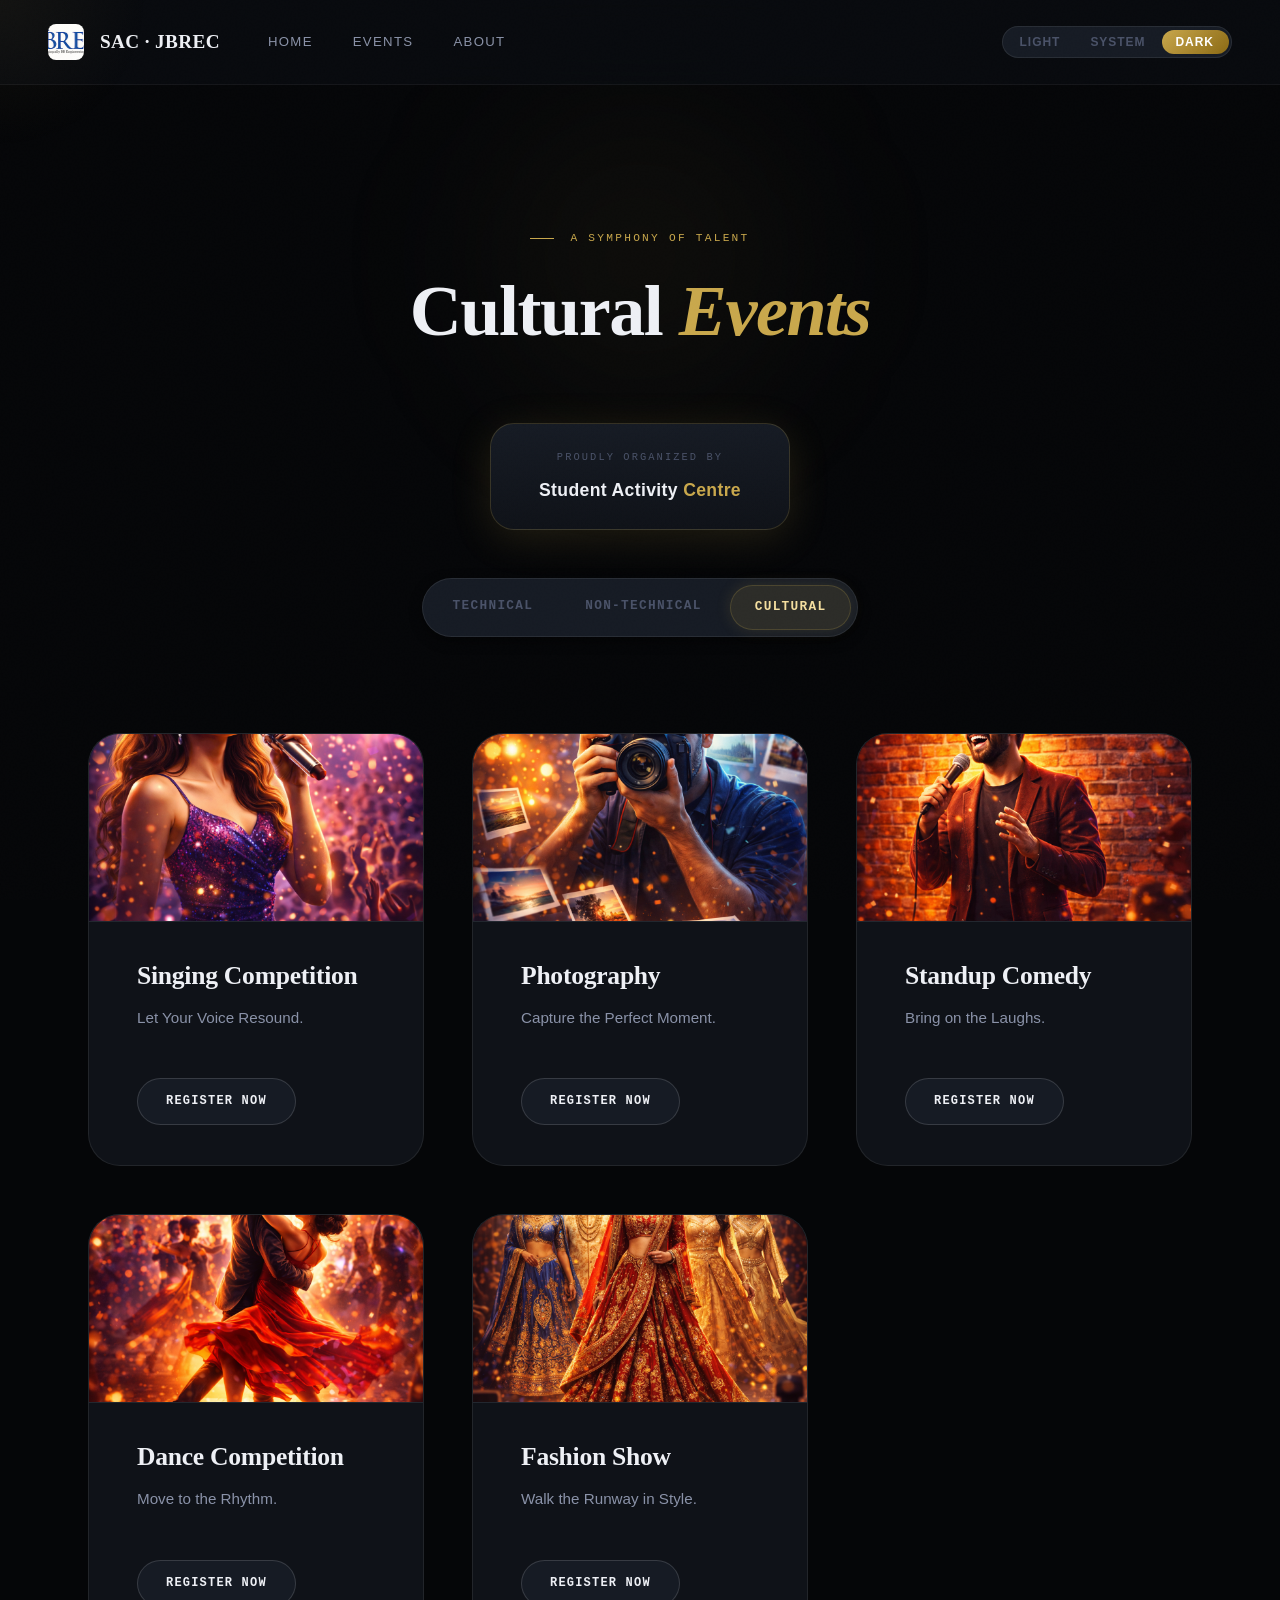
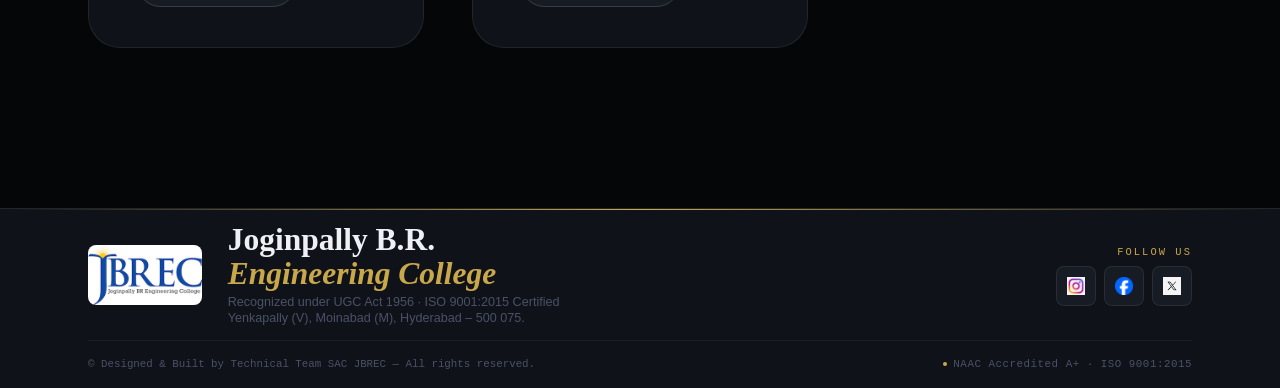
<file: cultural.html>
<!DOCTYPE html>
<html lang="en" data-theme="dark">

<head>
    <meta charset="UTF-8" />
    <meta name="viewport" content="width=device-width, initial-scale=1.0" />
    <title>SAC-JBREC | Cultural Events</title>

    <!-- Premium Font Stack -->
    <link rel="preconnect" href="https://fonts.googleapis.com">
    <link rel="preconnect" href="https://fonts.gstatic.com" crossorigin>
    <link
        href="https://fonts.googleapis.com/css2?family=Inter:wght@400;500;600&family=Space+Grotesk:wght@500;700;900&display=swap"
        rel="stylesheet">

    <!-- Link to Centralized Stylesheet -->
    <link rel="stylesheet" href="style.css">
</head>

<body>

    <div class="cursor-glow" id="cursorGlow"></div>
    <div class="mobile-menu-overlay" id="mobileMenuOverlay"></div>

    <!-- ====== NAVIGATION ====== -->
    <nav id="navbar">
        <div class="nav-left">
            <a href="https://jbrec.edu.in" class="nav-logo" target="_blank">
                <img src="images/JBREC-Logo.jpg" alt="JBREC Logo"
                    onerror="this.src='https://via.placeholder.com/36/1A2860/FFFFFF?text=JB'" />
                <span class="nav-logo-text">SAC · JBREC</span>
            </a>
            <div class="nav-links" id="navLinks">
                <a href="./index.html">Home</a>
                <a href="./ehub.html">Events</a>
                <a href="./about.html">About</a>
            </div>
        </div>

        <div class="nav-actions">
            <div class="theme-switch-wrapper" id="themeSwitcher">
                <div class="theme-slider" id="themeSlider"></div>
                <button class="theme-btn" data-theme-val="light">Light</button>
                <button class="theme-btn" data-theme-val="system">System</button>
                <button class="theme-btn active" data-theme-val="dark">Dark</button>
            </div>
            <button class="mobile-menu-btn" id="mobileMenuBtn" aria-label="Toggle Menu">
                <span></span><span></span><span></span>
            </button>
        </div>
    </nav>

    <!-- ====== MAIN CONTENT ====== -->
    <main>

        <!-- Events Hero Header -->
        <section class="events-hero">
            <div class="container">
                <div class="reveal">
                    <div class="section-label">A Symphony of Talent</div>
                    <h1 class="section-title">Cultural <em>Events</em></h1>

                    <div class="collab-banner">
                        <div class="collab-label">Proudly Organized by</div>
                        <div class="collab-clubs">Student Activity <span>Centre</span></div>
                    </div>
                </div>
            </div>
        </section>

        <!-- EVENT CATEGORY TABS -->
        <div class="event-tabs-container reveal">
            <div class="event-tabs">
                <a href="./tech.html" class="tab-link">Technical</a>
                <a href="./nontech.html" class="tab-link">Non-Technical</a>
                <a href="./cultural.html" class="tab-link active">Cultural</a>
            </div>
        </div>

        <!-- Events Grid Section -->
        <section class="events-grid-section">
            <div class="container">
                <div class="tech-grid">

                    <div class="tech-card reveal reveal-delay-1">
                        <div class="card-image-wrap">
                            <img src="./images/singing.png" alt="Singing Competition"
                                onerror="this.src='https://via.placeholder.com/800x450/0A0C10/C9A84C?text=Singing+Competition'" />
                        </div>
                        <div class="card-content">
                            <h3 class="event-name">Singing Competition</h3>
                            <p class="event-tagline">Let Your Voice Resound.</p>
                            <a href="https://events.studenttribe.in/event/69b799813c159450921d3bb6" class="register-btn">Register Now</a>
                        </div>
                    </div>

                    <div class="tech-card reveal reveal-delay-2">
                        <div class="card-image-wrap">
                            <img src="./images/photography.png" alt="Photography"
                                onerror="this.src='https://via.placeholder.com/800x450/0A0C10/C9A84C?text=Photography'" />
                        </div>
                        <div class="card-content">
                            <h3 class="event-name">Photography</h3>
                            <p class="event-tagline">Capture the Perfect Moment.</p>
                            <a href="#" class="register-btn">Register Now</a>
                        </div>
                    </div>

                    <div class="tech-card reveal reveal-delay-3">
                        <div class="card-image-wrap">
                            <img src="./images/standupComedy.png" alt="Standup Comedy"
                                onerror="this.src='https://via.placeholder.com/800x450/0A0C10/C9A84C?text=Standup+Comedy'" />
                        </div>
                        <div class="card-content">
                            <h3 class="event-name">Standup Comedy</h3>
                            <p class="event-tagline">Bring on the Laughs.</p>
                            <a href="https://events.studenttribe.in/event/69b799813c159450921d3bb6" class="register-btn">Register Now</a>
                        </div>
                    </div>

                    <div class="tech-card reveal reveal-delay-1">
                        <div class="card-image-wrap">
                            <img src="./images/dance.png" alt="Dance Competition"
                                onerror="this.src='https://via.placeholder.com/800x450/0A0C10/C9A84C?text=Dance+Competition'" />
                        </div>
                        <div class="card-content">
                            <h3 class="event-name">Dance Competition</h3>
                            <p class="event-tagline">Move to the Rhythm.</p>
                            <a href="https://events.studenttribe.in/event/69b799813c159450921d3bb6" class="register-btn">Register Now</a>
                        </div>
                    </div>

                    <div class="tech-card reveal reveal-delay-2">
                        <div class="card-image-wrap">
                            <img src="./images/fashionShow.png" alt="Fashion Show"
                                onerror="this.src='https://via.placeholder.com/800x450/0A0C10/C9A84C?text=Fashion+Show'" />
                        </div>
                        <div class="card-content">
                            <h3 class="event-name">Fashion Show</h3>
                            <p class="event-tagline">Walk the Runway in Style.</p>
                            <a href="#" class="register-btn">Register Now</a>
                        </div>
                    </div>

                </div>
            </div>
        </section>

    </main>

    <!-- ====== FOOTER ====== -->
    <footer>
        <div class="container">
            <div class="footer-main">
                <div class="footer-brand reveal">
                    <img src="images/JBREC-Logo.jpg" alt="JBREC" class="footer-logo-img"
                        onerror="this.src='https://via.placeholder.com/100x100/1A2860/FFFFFF?text=JB'" />
                    <h3 class="footer-brand-name">Joginpally B.R.<br /><em>Engineering College</em></h3>
                    <p class="footer-tagline">
                        Recognized under UGC Act 1956 · ISO 9001:2015 Certified<br />
                        Yenkapally (V), Moinabad (M), Hyderabad – 500 075.
                    </p>
                </div>

                <div class="footer-social reveal reveal-delay-2">
                    <div class="footer-social-heading">Follow us</div>
                    <div class="social-icons">
                        <a href="https://instagram.com/jbrecofficialsm?igshid=YzAwZjE1ZTI0Zg==" target="_blank"
                            aria-label="Instagram">
                            <img src="images/insta-logo.png" alt="Instagram"
                                onerror="this.src='[data-uri]'" />
                        </a>
                        <a href="https://www.facebook.com/jbrecofficialsm?mibextid=ZbWKwL" target="_blank"
                            aria-label="Facebook">
                            <img src="images/Facebook_Logo.png" alt="Facebook"
                                onerror="this.src='[data-uri]'" />
                        </a>
                        <a href="https://twitter.com/JbrecCollege" target="_blank" aria-label="X / Twitter">
                            <img src="images/x-logo.jpg" alt="X"
                                onerror="this.src='[data-uri]'" />
                        </a>
                    </div>
                </div>
            </div>
            <div class="footer-bottom">
                <div class="footer-copy">© Designed &amp; Built by Technical Team SAC JBREC — All rights reserved.</div>
                <div class="footer-accreditation">
                    <div class="accred-dot"></div> NAAC Accredited A+ · ISO 9001:2015
                </div>
            </div>
        </div>
    </footer>

    <!-- ====== SCRIPTS ====== -->
    <script>
        document.addEventListener('DOMContentLoaded', () => {
            const glow = document.getElementById('cursorGlow');
            if (glow) { document.addEventListener('mousemove', e => { glow.style.left = e.clientX + 'px'; glow.style.top = e.clientY + 'px'; }); }

            const navbar = document.getElementById('navbar');
            window.addEventListener('scroll', () => { navbar.classList.toggle('scrolled', window.scrollY > 60); });

            const themeSwitcher = document.getElementById('themeSwitcher');
            const navActions = document.querySelector('.nav-actions');
            const navLinksContainer = document.getElementById('navLinks');
            const mobileMenuBtn = document.getElementById('mobileMenuBtn');

            function handleThemeSwitcherPosition() {
                if (window.innerWidth < 768) {
                    if (themeSwitcher.parentNode !== navLinksContainer) { navLinksContainer.appendChild(themeSwitcher); }
                } else {
                    if (themeSwitcher.parentNode !== navActions) { navActions.insertBefore(themeSwitcher, mobileMenuBtn); }
                }
            }
            handleThemeSwitcherPosition();

            const mobileOverlay = document.getElementById('mobileMenuOverlay');
            const navLinksItems = navLinksContainer.querySelectorAll('a');

            function toggleMenu() {
                mobileMenuBtn.classList.toggle('active');
                navLinksContainer.classList.toggle('active');
                mobileOverlay.classList.toggle('active');
                if (mobileMenuBtn.classList.contains('active')) {
                    document.body.style.overflow = 'hidden';
                    setTimeout(() => { const active = document.querySelector('.theme-btn.active'); if (active) updateSliderPosition(active); }, 300);
                } else {
                    document.body.style.overflow = '';
                }
            }

            mobileMenuBtn.addEventListener('click', toggleMenu);
            mobileOverlay.addEventListener('click', toggleMenu);
            navLinksItems.forEach(link => { link.addEventListener('click', () => { if (mobileMenuBtn.classList.contains('active')) { toggleMenu(); } }); });

            const html = document.documentElement;
            const themeBtns = document.querySelectorAll('.theme-btn');
            const themeSlider = document.getElementById('themeSlider');
            const mediaQuery = window.matchMedia('(prefers-color-scheme: dark)');

            function applyTheme(theme) {
                if (theme === 'system') { html.setAttribute('data-theme', mediaQuery.matches ? 'dark' : 'light'); }
                else { html.setAttribute('data-theme', theme); }
            }

            function updateSliderPosition(activeBtn) {
                themeBtns.forEach(btn => btn.classList.remove('active'));
                activeBtn.classList.add('active');
                themeSlider.style.width = `${activeBtn.offsetWidth}px`;
                themeSlider.style.transform = `translateX(${activeBtn.offsetLeft - 3}px)`;
            }

            const savedTheme = localStorage.getItem('sac-theme') || 'dark';
            applyTheme(savedTheme);
            setTimeout(() => { const initBtn = Array.from(themeBtns).find(b => b.dataset.themeVal === savedTheme); if (initBtn) updateSliderPosition(initBtn); }, 120);

            themeBtns.forEach(btn => {
                btn.addEventListener('click', e => {
                    const theme = e.currentTarget.dataset.themeVal;
                    localStorage.setItem('sac-theme', theme);
                    applyTheme(theme);
                    updateSliderPosition(e.currentTarget);
                });
            });

            mediaQuery.addEventListener('change', () => { if (localStorage.getItem('sac-theme') === 'system') applyTheme('system'); });
            window.addEventListener('resize', () => {
                handleThemeSwitcherPosition();
                requestAnimationFrame(() => {
                    const active = document.querySelector('.theme-btn.active');
                    if (active) updateSliderPosition(active);
                    if (window.innerWidth > 768 && mobileMenuBtn.classList.contains('active')) { toggleMenu(); }
                });
            });

            const reveals = document.querySelectorAll('.reveal');
            const observer = new IntersectionObserver((entries, obs) => {
                entries.forEach(entry => { if (entry.isIntersecting) { entry.target.classList.add('active'); obs.unobserve(entry.target); } });
            }, { threshold: 0.1, rootMargin: '0px 0px -60px 0px' });
            reveals.forEach(el => observer.observe(el));
            setTimeout(() => { reveals.forEach(el => { if (el.getBoundingClientRect().top < window.innerHeight) { el.classList.add('active'); } }); }, 100);
        });
    </script>
</body>

</html>
</file>
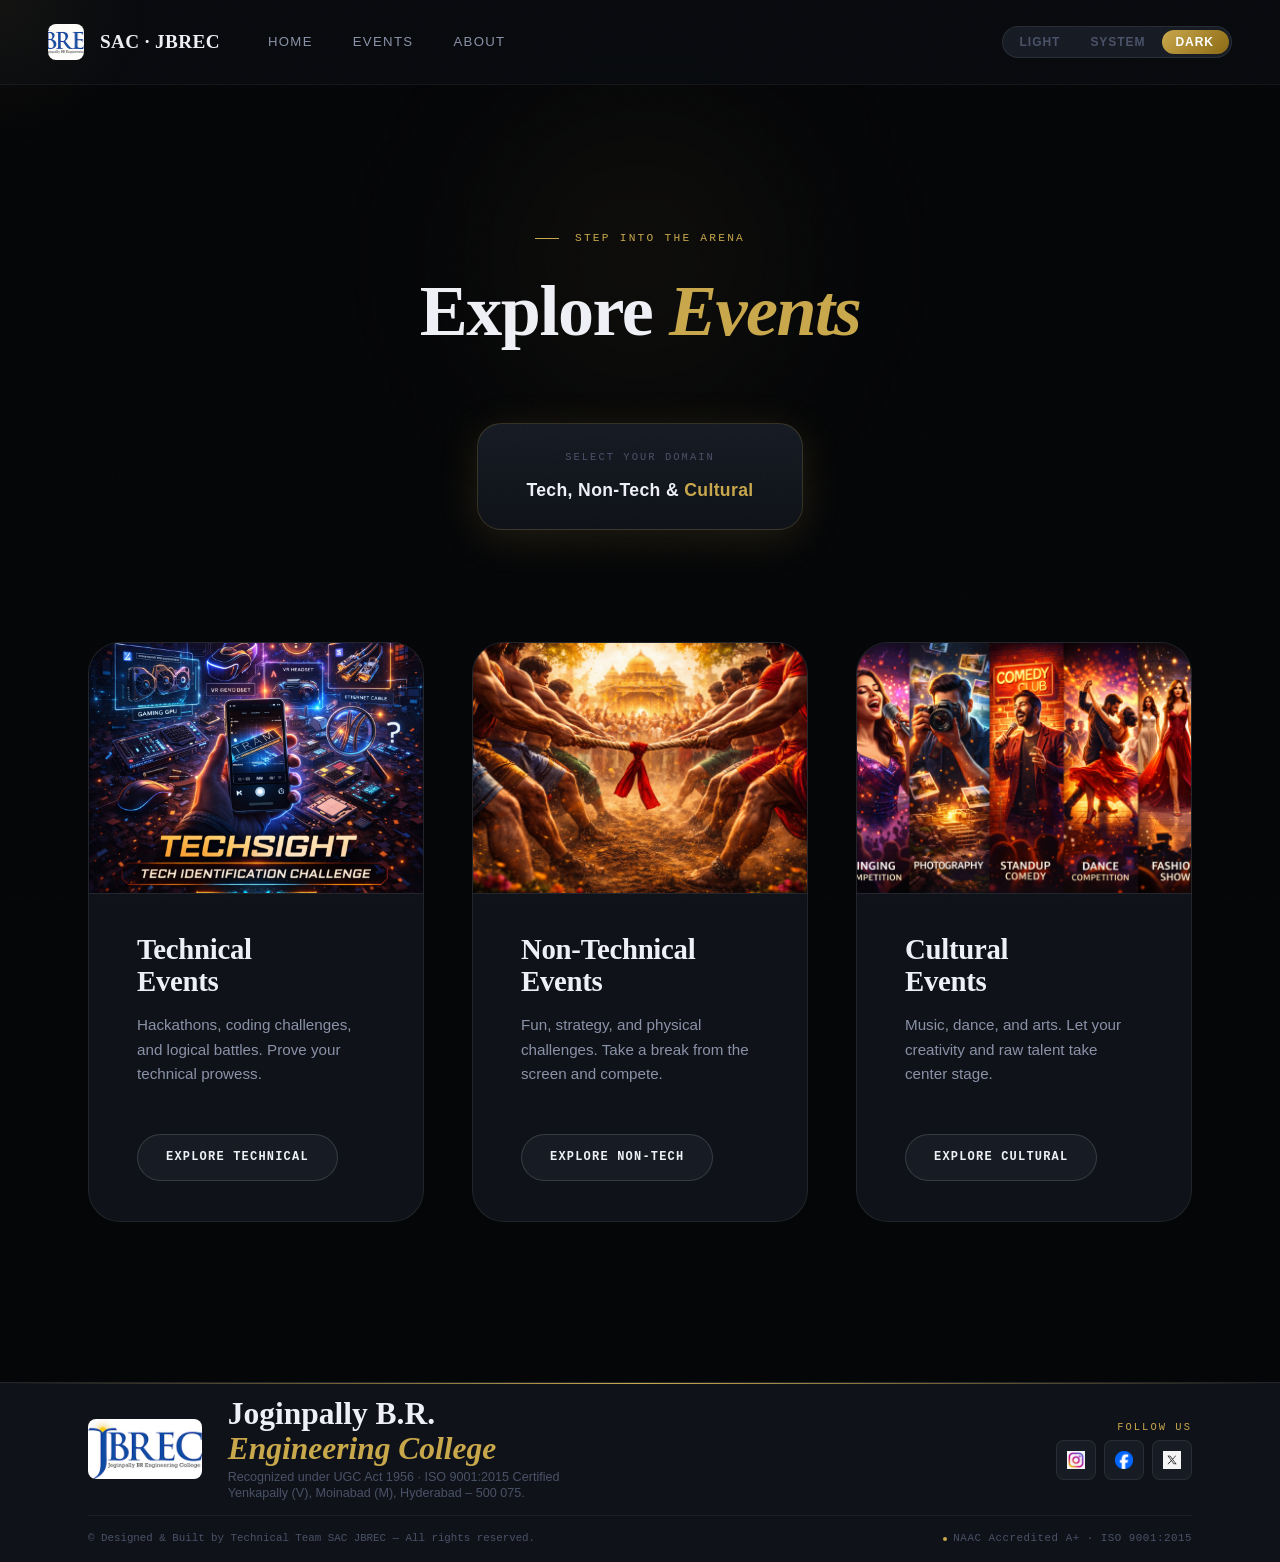
<file: ehub.html>
<!DOCTYPE html>
<html lang="en" data-theme="dark">

<head>
    <meta charset="UTF-8" />
    <meta name="viewport" content="width=device-width, initial-scale=1.0" />
    <title>SAC-JBREC | All Events</title>

    <!-- Premium Font Stack -->
    <link rel="preconnect" href="https://fonts.googleapis.com">
    <link rel="preconnect" href="https://fonts.gstatic.com" crossorigin>
    <link
        href="https://fonts.googleapis.com/css2?family=Inter:wght@400;500;600&family=Space+Grotesk:wght@500;700;900&display=swap"
        rel="stylesheet">

    <!-- Link to Centralized Stylesheet -->
    <link rel="stylesheet" href="style.css">

    <style>
        /* Minor layout tweak specifically for the 3-card Hub Grid to ensure perfect centering */
        .hub-grid {
            display: grid;
            grid-template-columns: repeat(auto-fit, minmax(320px, 1fr));
            gap: var(--sp-6);
            margin-top: var(--sp-8);
        }

        /* Make the hub cards slightly taller to feel like major gateways */
        .hub-card .card-image-wrap {
            aspect-ratio: 4/3;
        }

        .hub-card .event-name {
            font-size: 1.8rem;
        }
    </style>
</head>

<body>

    <div class="cursor-glow" id="cursorGlow"></div>
    <div class="mobile-menu-overlay" id="mobileMenuOverlay"></div>

    <!-- ====== NAVIGATION ====== -->
    <nav id="navbar">
        <div class="nav-left">
            <a href="https://jbrec.edu.in" class="nav-logo" target="_blank">
                <img src="images/JBREC-Logo.jpg" alt="JBREC Logo"
                    onerror="this.src='https://via.placeholder.com/36/1A2860/FFFFFF?text=JB'" />
                <span class="nav-logo-text">SAC · JBREC</span>
            </a>
            <div class="nav-links" id="navLinks">
                <a href="./index.html">Home</a>
                <a href="./ehub.html">Events</a>
                <a href="./about.html">About</a>
            </div>
        </div>

        <div class="nav-actions">
            <div class="theme-switch-wrapper" id="themeSwitcher">
                <div class="theme-slider" id="themeSlider"></div>
                <button class="theme-btn" data-theme-val="light">Light</button>
                <button class="theme-btn" data-theme-val="system">System</button>
                <button class="theme-btn active" data-theme-val="dark">Dark</button>
            </div>
            <button class="mobile-menu-btn" id="mobileMenuBtn" aria-label="Toggle Menu">
                <span></span><span></span><span></span>
            </button>
        </div>
    </nav>

    <!-- ====== MAIN CONTENT ====== -->
    <main>

        <!-- Hub Hero Header -->
        <section class="events-hero">
            <div class="container">
                <div class="reveal">
                    <div class="section-label">Step Into The Arena</div>
                    <h1 class="section-title">Explore <em>Events</em></h1>

                    <div class="collab-banner">
                        <div class="collab-label">Select Your Domain</div>
                        <div class="collab-clubs">Tech, Non-Tech &amp; <span>Cultural</span></div>
                    </div>
                </div>
            </div>
        </section>

        <!-- Category Gateway Section -->
        <section class="events-grid-section">
            <div class="container">
                <div class="hub-grid">

                    <!-- Gateway 1: Technical -->
                    <div class="tech-card hub-card reveal reveal-delay-1">
                        <div class="card-image-wrap">
                            <img src="./images/TechSight.png" alt="Technical Events"
                                onerror="this.src='https://via.placeholder.com/800x600/0A0C10/C9A84C?text=Technical'" />
                        </div>
                        <div class="card-content">
                            <h3 class="event-name">Technical<br>Events</h3>
                            <p class="event-tagline">Hackathons, coding challenges, and logical battles. Prove your
                                technical prowess.</p>
                            <a href="./tech.html" class="register-btn">Explore Technical</a>
                        </div>
                    </div>

                    <!-- Gateway 2: Non-Technical -->
                    <div class="tech-card hub-card reveal reveal-delay-2">
                        <div class="card-image-wrap">
                            <img src="./images/TugOfWar.png" alt="Non-Technical Events"
                                onerror="this.src='https://via.placeholder.com/800x600/0A0C10/C9A84C?text=Non-Technical'" />
                        </div>
                        <div class="card-content">
                            <h3 class="event-name">Non-Technical<br>Events</h3>
                            <p class="event-tagline">Fun, strategy, and physical challenges. Take a break from the
                                screen and compete.</p>
                            <a href="./nontech.html" class="register-btn">Explore Non-Tech</a>
                        </div>
                    </div>

                    <!-- Gateway 3: Cultural -->
                    <div class="tech-card hub-card reveal reveal-delay-3">
                        <div class="card-image-wrap">
                            <img src="./images/culturals.png" alt="Cultural Events"
                                onerror="this.src='https://via.placeholder.com/800x600/0A0C10/C9A84C?text=Cultural'" />
                        </div>
                        <div class="card-content">
                            <h3 class="event-name">Cultural<br>Events</h3>
                            <p class="event-tagline">Music, dance, and arts. Let your creativity and raw talent take
                                center stage.</p>
                            <a href="./cultural.html" class="register-btn">Explore Cultural</a>
                        </div>
                    </div>

                </div>
            </div>
        </section>

    </main>

    <!-- ====== FOOTER ====== -->
    <footer>
        <div class="container">
            <div class="footer-main">
                <div class="footer-brand reveal">
                    <img src="images/JBREC-Logo.jpg" alt="JBREC" class="footer-logo-img"
                        onerror="this.src='https://via.placeholder.com/100x100/1A2860/FFFFFF?text=JB'" />
                    <h3 class="footer-brand-name">Joginpally B.R.<br /><em>Engineering College</em></h3>
                    <p class="footer-tagline">
                        Recognized under UGC Act 1956 · ISO 9001:2015 Certified<br />
                        Yenkapally (V), Moinabad (M), Hyderabad – 500 075.
                    </p>
                </div>

                <div class="footer-social reveal reveal-delay-2">
                    <div class="footer-social-heading">Follow us</div>
                    <div class="social-icons">
                        <a href="https://instagram.com/jbrecofficialsm?igshid=YzAwZjE1ZTI0Zg==" target="_blank"
                            aria-label="Instagram">
                            <img src="images/insta-logo.png" alt="Instagram"
                                onerror="this.src='[data-uri]'" />
                        </a>
                        <a href="https://www.facebook.com/jbrecofficialsm?mibextid=ZbWKwL" target="_blank"
                            aria-label="Facebook">
                            <img src="images/Facebook_Logo.png" alt="Facebook"
                                onerror="this.src='[data-uri]'" />
                        </a>
                        <a href="https://twitter.com/JbrecCollege" target="_blank" aria-label="X / Twitter">
                            <img src="images/x-logo.jpg" alt="X"
                                onerror="this.src='[data-uri]'" />
                        </a>
                    </div>
                </div>
            </div>
            <div class="footer-bottom">
                <div class="footer-copy">© Designed &amp; Built by Technical Team SAC JBREC — All rights reserved.</div>
                <div class="footer-accreditation">
                    <div class="accred-dot"></div> NAAC Accredited A+ · ISO 9001:2015
                </div>
            </div>
        </div>
    </footer>

    <!-- ====== SCRIPTS ====== -->
    <script>
        document.addEventListener('DOMContentLoaded', () => {
            const glow = document.getElementById('cursorGlow');
            if (glow) { document.addEventListener('mousemove', e => { glow.style.left = e.clientX + 'px'; glow.style.top = e.clientY + 'px'; }); }

            const navbar = document.getElementById('navbar');
            window.addEventListener('scroll', () => { navbar.classList.toggle('scrolled', window.scrollY > 60); });

            const themeSwitcher = document.getElementById('themeSwitcher');
            const navActions = document.querySelector('.nav-actions');
            const navLinksContainer = document.getElementById('navLinks');
            const mobileMenuBtn = document.getElementById('mobileMenuBtn');

            function handleThemeSwitcherPosition() {
                if (window.innerWidth < 768) {
                    if (themeSwitcher.parentNode !== navLinksContainer) { navLinksContainer.appendChild(themeSwitcher); }
                } else {
                    if (themeSwitcher.parentNode !== navActions) { navActions.insertBefore(themeSwitcher, mobileMenuBtn); }
                }
            }
            handleThemeSwitcherPosition();

            const mobileOverlay = document.getElementById('mobileMenuOverlay');
            const navLinksItems = navLinksContainer.querySelectorAll('a');

            function toggleMenu() {
                mobileMenuBtn.classList.toggle('active');
                navLinksContainer.classList.toggle('active');
                mobileOverlay.classList.toggle('active');
                if (mobileMenuBtn.classList.contains('active')) {
                    document.body.style.overflow = 'hidden';
                    setTimeout(() => { const active = document.querySelector('.theme-btn.active'); if (active) updateSliderPosition(active); }, 300);
                } else {
                    document.body.style.overflow = '';
                }
            }

            mobileMenuBtn.addEventListener('click', toggleMenu);
            mobileOverlay.addEventListener('click', toggleMenu);
            navLinksItems.forEach(link => { link.addEventListener('click', () => { if (mobileMenuBtn.classList.contains('active')) { toggleMenu(); } }); });

            const html = document.documentElement;
            const themeBtns = document.querySelectorAll('.theme-btn');
            const themeSlider = document.getElementById('themeSlider');
            const mediaQuery = window.matchMedia('(prefers-color-scheme: dark)');

            function applyTheme(theme) {
                if (theme === 'system') { html.setAttribute('data-theme', mediaQuery.matches ? 'dark' : 'light'); }
                else { html.setAttribute('data-theme', theme); }
            }

            function updateSliderPosition(activeBtn) {
                themeBtns.forEach(btn => btn.classList.remove('active'));
                activeBtn.classList.add('active');
                themeSlider.style.width = `${activeBtn.offsetWidth}px`;
                themeSlider.style.transform = `translateX(${activeBtn.offsetLeft - 3}px)`;
            }

            const savedTheme = localStorage.getItem('sac-theme') || 'dark';
            applyTheme(savedTheme);
            setTimeout(() => { const initBtn = Array.from(themeBtns).find(b => b.dataset.themeVal === savedTheme); if (initBtn) updateSliderPosition(initBtn); }, 120);

            themeBtns.forEach(btn => {
                btn.addEventListener('click', e => {
                    const theme = e.currentTarget.dataset.themeVal;
                    localStorage.setItem('sac-theme', theme);
                    applyTheme(theme);
                    updateSliderPosition(e.currentTarget);
                });
            });

            mediaQuery.addEventListener('change', () => { if (localStorage.getItem('sac-theme') === 'system') applyTheme('system'); });
            window.addEventListener('resize', () => {
                handleThemeSwitcherPosition();
                requestAnimationFrame(() => {
                    const active = document.querySelector('.theme-btn.active');
                    if (active) updateSliderPosition(active);
                    if (window.innerWidth > 768 && mobileMenuBtn.classList.contains('active')) { toggleMenu(); }
                });
            });

            const reveals = document.querySelectorAll('.reveal');
            const observer = new IntersectionObserver((entries, obs) => {
                entries.forEach(entry => { if (entry.isIntersecting) { entry.target.classList.add('active'); obs.unobserve(entry.target); } });
            }, { threshold: 0.1, rootMargin: '0px 0px -60px 0px' });
            reveals.forEach(el => observer.observe(el));
            setTimeout(() => { reveals.forEach(el => { if (el.getBoundingClientRect().top < window.innerHeight) { el.classList.add('active'); } }); }, 100);
        });
    </script>
</body>

</html>
</file>
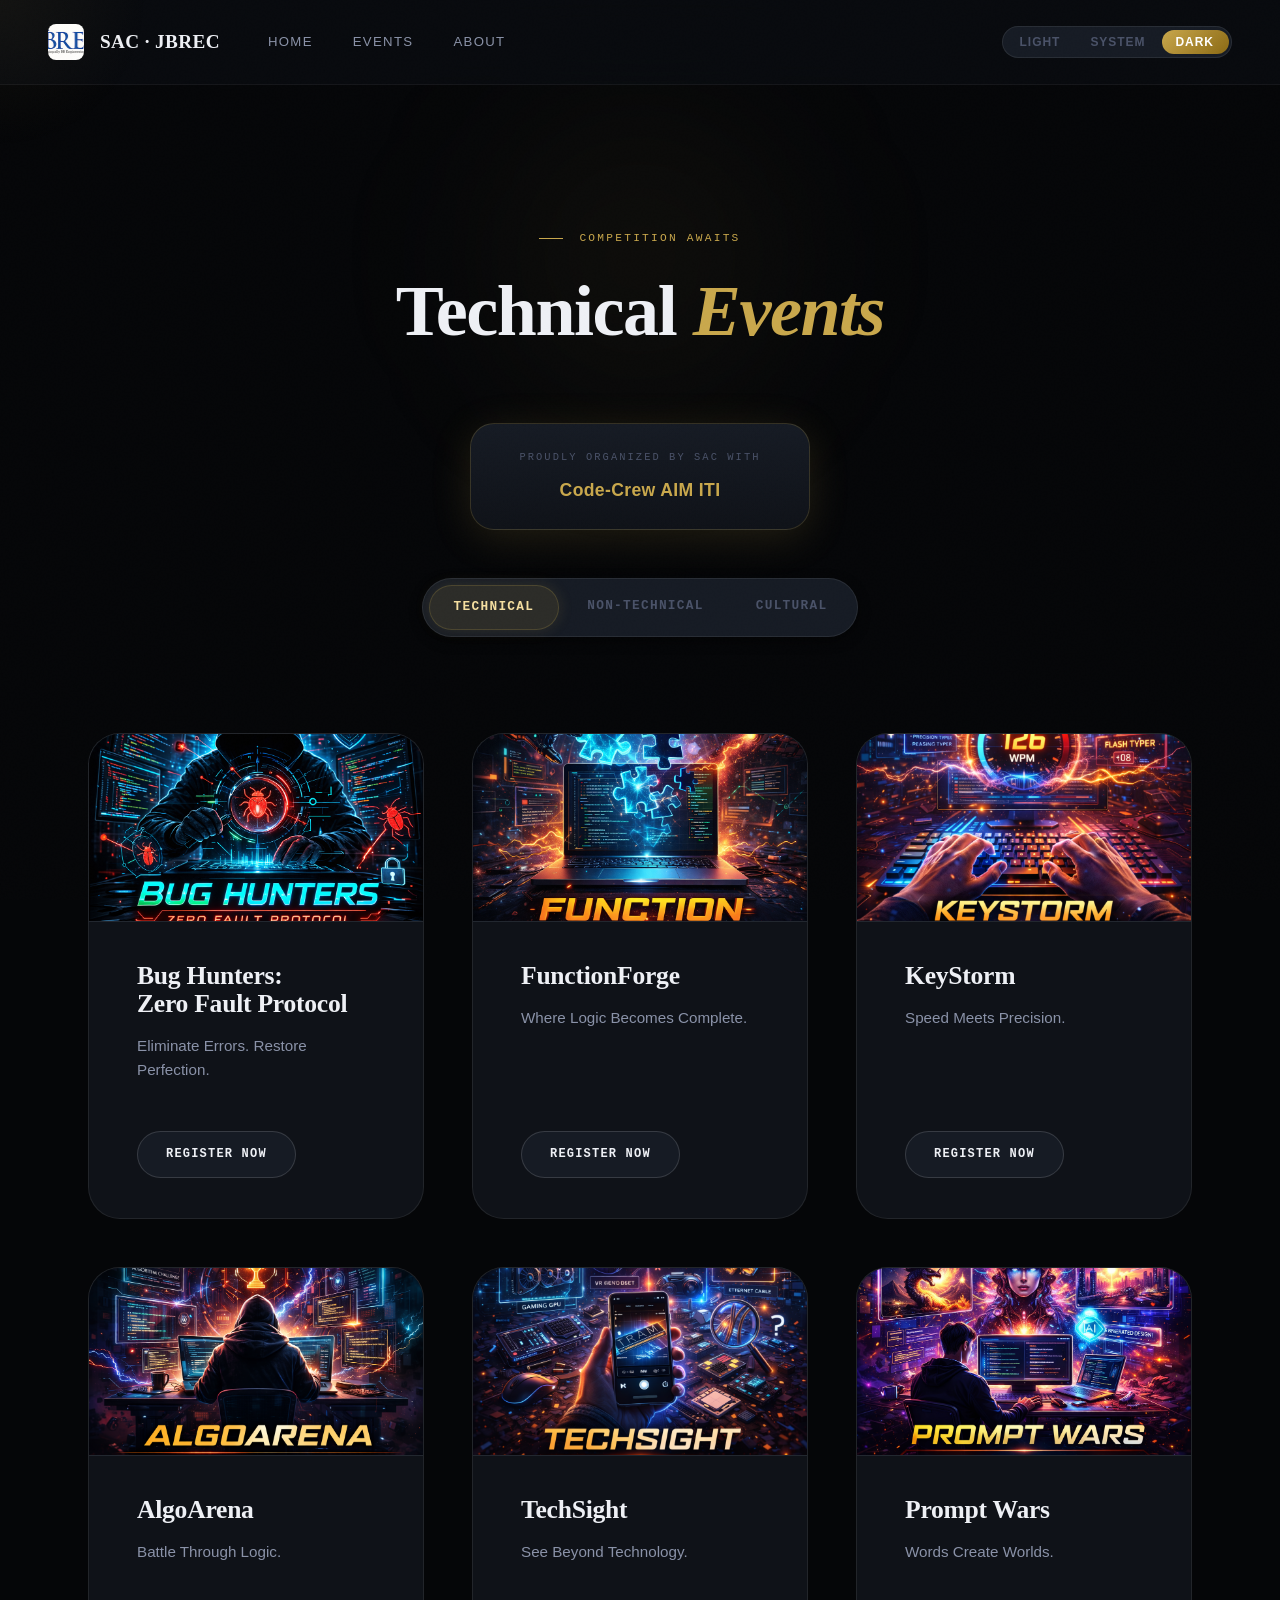
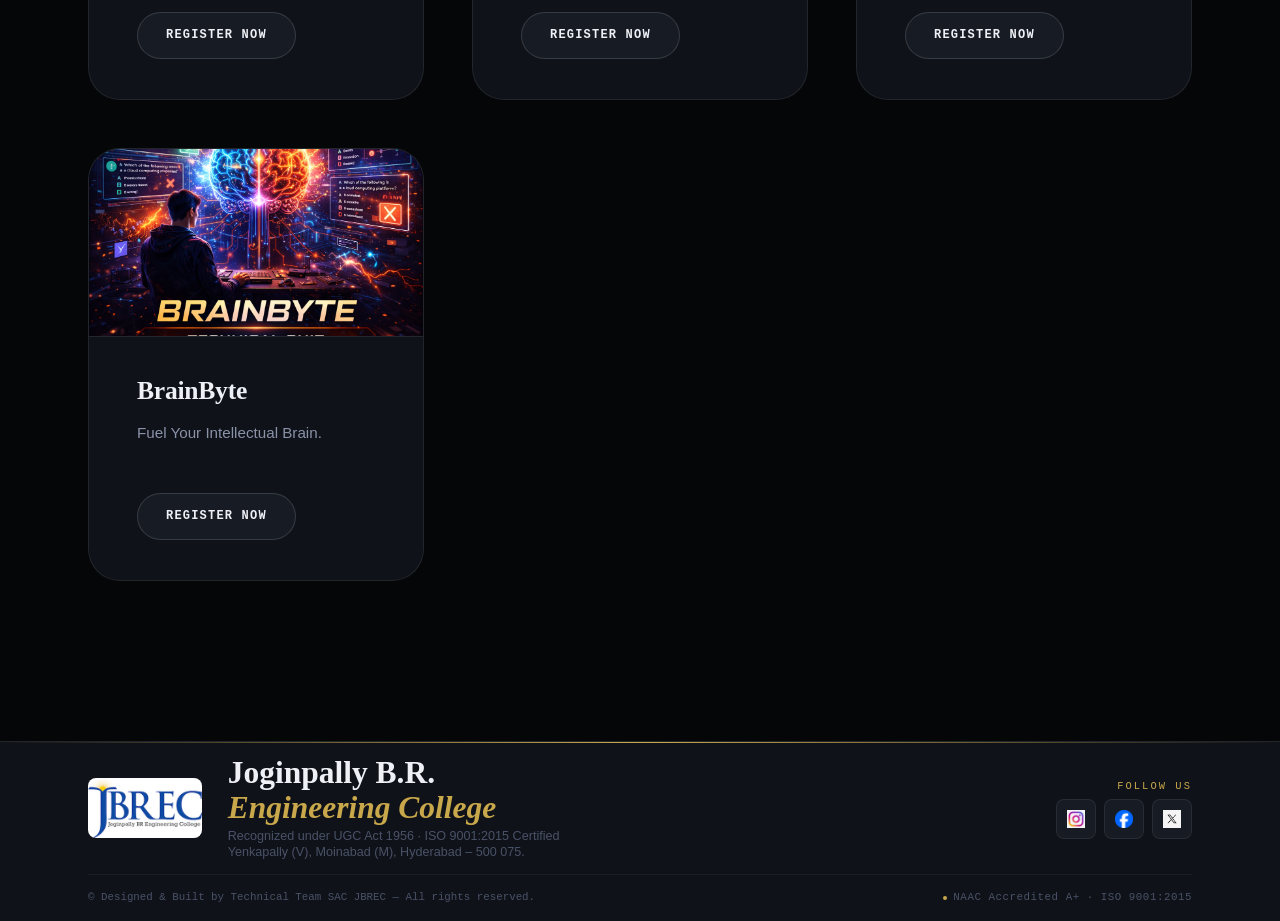
<file: tech.html>
<!DOCTYPE html>
<html lang="en" data-theme="dark">

<head>
    <meta charset="UTF-8" />
    <meta name="viewport" content="width=device-width, initial-scale=1.0" />
    <title>SAC-JBREC | Technical Events</title>

    <!-- Premium Font Stack -->
    <link rel="preconnect" href="https://fonts.googleapis.com">
    <link rel="preconnect" href="https://fonts.gstatic.com" crossorigin>
    <link
        href="https://fonts.googleapis.com/css2?family=Inter:wght@400;500;600&family=Space+Grotesk:wght@500;700;900&display=swap"
        rel="stylesheet">

    <!-- Link to Centralized Stylesheet -->
    <link rel="stylesheet" href="style.css">
</head>

<body>

    <div class="cursor-glow" id="cursorGlow"></div>
    <div class="mobile-menu-overlay" id="mobileMenuOverlay"></div>

    <!-- ====== NAVIGATION ====== -->
    <nav id="navbar">
        <div class="nav-left">
            <a href="https://jbrec.edu.in" class="nav-logo" target="_blank">
                <img src="images/JBREC-Logo.jpg" alt="JBREC Logo"
                    onerror="this.src='https://via.placeholder.com/36/1A2860/FFFFFF?text=JB'" />
                <span class="nav-logo-text">SAC · JBREC</span>
            </a>
            <div class="nav-links" id="navLinks">
                <a href="./index.html">Home</a>
                <a href="./ehub.html">Events</a>
                <a href="./about.html">About</a>
            </div>
        </div>

        <div class="nav-actions">
            <div class="theme-switch-wrapper" id="themeSwitcher">
                <div class="theme-slider" id="themeSlider"></div>
                <button class="theme-btn" data-theme-val="light">Light</button>
                <button class="theme-btn" data-theme-val="system">System</button>
                <button class="theme-btn active" data-theme-val="dark">Dark</button>
            </div>
            <button class="mobile-menu-btn" id="mobileMenuBtn" aria-label="Toggle Menu">
                <span></span><span></span><span></span>
            </button>
        </div>
    </nav>

    <!-- ====== MAIN CONTENT ====== -->
    <main>

        <!-- Tech Events Hero Header -->
        <section class="events-hero">
            <div class="container">
                <div class="reveal">
                    <div class="section-label">Competition Awaits</div>
                    <h1 class="section-title">Technical <em>Events</em></h1>

                    <!-- Exclusive Tech Event Banner -->
                    <div class="collab-banner">
                        <div class="collab-label">Proudly Organized by SAC with</div>
                        <div class="collab-clubs"><span>Code-Crew</span> <span>AIM</span> <span>ITI</span></div>
                    </div>
                </div>
            </div>
        </section>

        <!-- EVENT CATEGORY TABS -->
        <div class="event-tabs-container reveal">
            <div class="event-tabs">
                <a href="./tech.html" class="tab-link active">Technical</a>
                <a href="./nontech.html" class="tab-link">Non-Technical</a>
                <a href="./cultural.html" class="tab-link">Cultural</a>
            </div>
        </div>

        <!-- Tech Events Grid Section -->
        <section class="events-grid-section">
            <div class="container">
                <div class="tech-grid">

                    <div class="tech-card reveal reveal-delay-1">
                        <div class="card-image-wrap">
                            <img src="./images/BugHunters.png" alt="Bug Hunters: Zero Fault Protocol"
                                onerror="this.src='https://via.placeholder.com/800x450/0A0C10/C9A84C?text=Bug+Hunters'" />
                        </div>
                        <div class="card-content">
                            <h3 class="event-name">Bug Hunters:<br>Zero Fault Protocol</h3>
                            <p class="event-tagline">Eliminate Errors. Restore Perfection.</p>
                            <a href="https://events.studenttribe.in/event/69b799813c159450921d3bb6" class="register-btn">Register Now</a>
                        </div>
                    </div>

                    <div class="tech-card reveal reveal-delay-2">
                        <div class="card-image-wrap">
                            <img src="./images/FunctionForge.png" alt="FunctionForge"
                                onerror="this.src='https://via.placeholder.com/800x450/0A0C10/C9A84C?text=FunctionForge'" />
                        </div>
                        <div class="card-content">
                            <h3 class="event-name">FunctionForge</h3>
                            <p class="event-tagline">Where Logic Becomes Complete.</p>
                            <a href="https://events.studenttribe.in/event/69b799813c159450921d3bb6" class="register-btn">Register Now</a>
                        </div>
                    </div>

                    <div class="tech-card reveal reveal-delay-3">
                        <div class="card-image-wrap">
                            <img src="./images/KeyStrom.png" alt="KeyStorm"
                                onerror="this.src='https://via.placeholder.com/800x450/0A0C10/C9A84C?text=KeyStorm'" />
                        </div>
                        <div class="card-content">
                            <h3 class="event-name">KeyStorm</h3>
                            <p class="event-tagline">Speed Meets Precision.</p>
                            <a href="https://events.studenttribe.in/event/69b799813c159450921d3bb6" class="register-btn">Register Now</a>
                        </div>
                    </div>

                    <div class="tech-card reveal reveal-delay-1">
                        <div class="card-image-wrap">
                            <img src="./images/AlgoArena.png" alt="AlgoArena"
                                onerror="this.src='https://via.placeholder.com/800x450/0A0C10/C9A84C?text=AlgoArena'" />
                        </div>
                        <div class="card-content">
                            <h3 class="event-name">AlgoArena</h3>
                            <p class="event-tagline">Battle Through Logic.</p>
                            <a href="https://events.studenttribe.in/event/69b799813c159450921d3bb6" class="register-btn">Register Now</a>
                        </div>
                    </div>

                    <div class="tech-card reveal reveal-delay-3">
                        <div class="card-image-wrap">
                            <img src="./images/TechSight.png" alt="TechSight"
                                onerror="this.src='https://via.placeholder.com/800x450/0A0C10/C9A84C?text=TechSight'" />
                        </div>
                        <div class="card-content">
                            <h3 class="event-name">TechSight</h3>
                            <p class="event-tagline">See Beyond Technology.</p>
                            <a href="https://events.studenttribe.in/event/69b799813c159450921d3bb6" class="register-btn">Register Now</a>
                        </div>
                    </div>

                    <div class="tech-card reveal reveal-delay-1">
                        <div class="card-image-wrap">
                            <img src="./images/PromptWars.png" alt="Prompt Wars"
                                onerror="this.src='https://via.placeholder.com/800x450/0A0C10/C9A84C?text=Prompt+Wars'" />
                        </div>
                        <div class="card-content">
                            <h3 class="event-name">Prompt Wars</h3>
                            <p class="event-tagline">Words Create Worlds.</p>
                            <a href="https://events.studenttribe.in/event/69b799813c159450921d3bb6" class="register-btn">Register Now</a>
                        </div>
                    </div>

                    <div class="tech-card reveal reveal-delay-2">
                        <div class="card-image-wrap">
                            <img src="./images/BrainByte.png" alt="BrainByte"
                                onerror="this.src='https://via.placeholder.com/800x450/0A0C10/C9A84C?text=BrainByte'" />
                        </div>
                        <div class="card-content">
                            <h3 class="event-name">BrainByte</h3>
                            <p class="event-tagline">Fuel Your Intellectual Brain.</p>
                            <a href="https://events.studenttribe.in/event/69b799813c159450921d3bb6" class="register-btn">Register Now</a>
                        </div>
                    </div>

                </div>
            </div>
        </section>

    </main>

    <!-- ====== FOOTER ====== -->
    <footer>
        <div class="container">
            <div class="footer-main">
                <div class="footer-brand reveal">
                    <img src="images/JBREC-Logo.jpg" alt="JBREC" class="footer-logo-img"
                        onerror="this.src='https://via.placeholder.com/100x100/1A2860/FFFFFF?text=JB'" />
                    <h3 class="footer-brand-name">Joginpally B.R.<br /><em>Engineering College</em></h3>
                    <p class="footer-tagline">
                        Recognized under UGC Act 1956 · ISO 9001:2015 Certified<br />
                        Yenkapally (V), Moinabad (M), Hyderabad – 500 075.
                    </p>
                </div>

                <div class="footer-social reveal reveal-delay-2">
                    <div class="footer-social-heading">Follow us</div>
                    <div class="social-icons">
                        <a href="https://instagram.com/jbrecofficialsm?igshid=YzAwZjE1ZTI0Zg==" target="_blank"
                            aria-label="Instagram">
                            <img src="images/insta-logo.png" alt="Instagram"
                                onerror="this.src='[data-uri]'" />
                        </a>
                        <a href="https://www.facebook.com/jbrecofficialsm?mibextid=ZbWKwL" target="_blank"
                            aria-label="Facebook">
                            <img src="images/Facebook_Logo.png" alt="Facebook"
                                onerror="this.src='[data-uri]'" />
                        </a>
                        <a href="https://twitter.com/JbrecCollege" target="_blank" aria-label="X / Twitter">
                            <img src="images/x-logo.jpg" alt="X"
                                onerror="this.src='[data-uri]'" />
                        </a>
                    </div>
                </div>
            </div>
            <div class="footer-bottom">
                <div class="footer-copy">© Designed &amp; Built by Technical Team SAC JBREC — All rights reserved.</div>
                <div class="footer-accreditation">
                    <div class="accred-dot"></div> NAAC Accredited A+ · ISO 9001:2015
                </div>
            </div>
        </div>
    </footer>

    <!-- ====== SCRIPTS ====== -->
    <script>
        document.addEventListener('DOMContentLoaded', () => {
            const glow = document.getElementById('cursorGlow');
            if (glow) { document.addEventListener('mousemove', e => { glow.style.left = e.clientX + 'px'; glow.style.top = e.clientY + 'px'; }); }

            const navbar = document.getElementById('navbar');
            window.addEventListener('scroll', () => { navbar.classList.toggle('scrolled', window.scrollY > 60); });

            const themeSwitcher = document.getElementById('themeSwitcher');
            const navActions = document.querySelector('.nav-actions');
            const navLinksContainer = document.getElementById('navLinks');
            const mobileMenuBtn = document.getElementById('mobileMenuBtn');

            function handleThemeSwitcherPosition() {
                if (window.innerWidth < 768) {
                    if (themeSwitcher.parentNode !== navLinksContainer) { navLinksContainer.appendChild(themeSwitcher); }
                } else {
                    if (themeSwitcher.parentNode !== navActions) { navActions.insertBefore(themeSwitcher, mobileMenuBtn); }
                }
            }
            handleThemeSwitcherPosition();

            const mobileOverlay = document.getElementById('mobileMenuOverlay');
            const navLinksItems = navLinksContainer.querySelectorAll('a');

            function toggleMenu() {
                mobileMenuBtn.classList.toggle('active');
                navLinksContainer.classList.toggle('active');
                mobileOverlay.classList.toggle('active');
                if (mobileMenuBtn.classList.contains('active')) {
                    document.body.style.overflow = 'hidden';
                    setTimeout(() => { const active = document.querySelector('.theme-btn.active'); if (active) updateSliderPosition(active); }, 300);
                } else {
                    document.body.style.overflow = '';
                }
            }

            mobileMenuBtn.addEventListener('click', toggleMenu);
            mobileOverlay.addEventListener('click', toggleMenu);
            navLinksItems.forEach(link => { link.addEventListener('click', () => { if (mobileMenuBtn.classList.contains('active')) { toggleMenu(); } }); });

            const html = document.documentElement;
            const themeBtns = document.querySelectorAll('.theme-btn');
            const themeSlider = document.getElementById('themeSlider');
            const mediaQuery = window.matchMedia('(prefers-color-scheme: dark)');

            function applyTheme(theme) {
                if (theme === 'system') { html.setAttribute('data-theme', mediaQuery.matches ? 'dark' : 'light'); }
                else { html.setAttribute('data-theme', theme); }
            }

            function updateSliderPosition(activeBtn) {
                themeBtns.forEach(btn => btn.classList.remove('active'));
                activeBtn.classList.add('active');
                themeSlider.style.width = `${activeBtn.offsetWidth}px`;
                themeSlider.style.transform = `translateX(${activeBtn.offsetLeft - 3}px)`;
            }

            const savedTheme = localStorage.getItem('sac-theme') || 'dark';
            applyTheme(savedTheme);
            setTimeout(() => { const initBtn = Array.from(themeBtns).find(b => b.dataset.themeVal === savedTheme); if (initBtn) updateSliderPosition(initBtn); }, 120);

            themeBtns.forEach(btn => {
                btn.addEventListener('click', e => {
                    const theme = e.currentTarget.dataset.themeVal;
                    localStorage.setItem('sac-theme', theme);
                    applyTheme(theme);
                    updateSliderPosition(e.currentTarget);
                });
            });

            mediaQuery.addEventListener('change', () => { if (localStorage.getItem('sac-theme') === 'system') applyTheme('system'); });
            window.addEventListener('resize', () => {
                handleThemeSwitcherPosition();
                requestAnimationFrame(() => {
                    const active = document.querySelector('.theme-btn.active');
                    if (active) updateSliderPosition(active);
                    if (window.innerWidth > 768 && mobileMenuBtn.classList.contains('active')) { toggleMenu(); }
                });
            });

            const reveals = document.querySelectorAll('.reveal');
            const observer = new IntersectionObserver((entries, obs) => {
                entries.forEach(entry => { if (entry.isIntersecting) { entry.target.classList.add('active'); obs.unobserve(entry.target); } });
            }, { threshold: 0.1, rootMargin: '0px 0px -60px 0px' });
            reveals.forEach(el => observer.observe(el));
            setTimeout(() => { reveals.forEach(el => { if (el.getBoundingClientRect().top < window.innerHeight) { el.classList.add('active'); } }); }, 100);
        });
    </script>
</body>

</html>
</file>
<file: indstyle.css>
/* ============================================
       DESIGN TOKENS — 8px Grid System
    ============================================ */
:root {
    /* Spacing */
    --sp-1: 8px;
    --sp-2: 16px;
    --sp-3: 24px;
    --sp-4: 32px;
    --sp-5: 40px;
    --sp-6: 48px;
    --sp-8: 64px;
    --sp-10: 80px;
    --sp-12: 96px;
    --sp-16: 128px;
    --sp-20: 160px;

    /* Dark Theme (Default & Best) */
    --bg-void: #050608;
    --bg-base: #0A0C10;
    --bg-surface: #0F1218;
    --bg-elevated: #161B24;
    --bg-glass: rgba(10, 12, 16, 0.85);

    --gold-light: #F5DFA0;
    --gold-mid: #C9A84C;
    --gold-deep: #8B6914;
    --gold-glow: rgba(201, 168, 76, 0.12);
    --gold-border: rgba(201, 168, 76, 0.2);

    --text-primary: #EEF0F5;
    --text-secondary: #8A92A8;
    --text-muted: #4A5268;
    --text-inverse: #0A0C10;

    --border-subtle: rgba(255, 255, 255, 0.05);
    --border-mid: rgba(255, 255, 255, 0.08);
    --border-strong: rgba(255, 255, 255, 0.14);

    --shadow-xs: 0 1px 2px rgba(0, 0, 0, 0.4);
    --shadow-sm: 0 4px 12px rgba(0, 0, 0, 0.5);
    --shadow-md: 0 12px 32px rgba(0, 0, 0, 0.6);
    --shadow-lg: 0 32px 80px rgba(0, 0, 0, 0.7);
    --shadow-gold: 0 8px 40px rgba(201, 168, 76, 0.15);

    /* Light Theme */
    --lt-bg-void: #FAFAF8;
    --lt-bg-base: #FFFFFF;
    --lt-bg-surface: #F6F4EF;
    --lt-bg-elevated: #EDEBE3;
    --lt-bg-glass: rgba(255, 255, 255, 0.9);
    --lt-text-primary: #14120E;
    --lt-text-secondary: #5C5547;
    --lt-text-muted: #A09580;
    --lt-border-subtle: rgba(0, 0, 0, 0.05);
    --lt-border-mid: rgba(0, 0, 0, 0.08);

    /* Typography */
    --font-display: 'Cormorant Garamond', Georgia, serif;
    --font-body: 'DM Sans', sans-serif;
    --font-mono: 'Space Mono', monospace;

    /* Radii */
    --r-sm: 4px;
    --r-md: 8px;
    --r-lg: 16px;
    --r-xl: 24px;
    --r-2xl: 32px;

    /* Transitions */
    --t-fast: 150ms cubic-bezier(0.4, 0, 0.2, 1);
    --t-base: 300ms cubic-bezier(0.4, 0, 0.2, 1);
    --t-slow: 600ms cubic-bezier(0.4, 0, 0.2, 1);
    --t-spring: 500ms cubic-bezier(0.34, 1.56, 0.64, 1);
}

[data-theme="light"] {
    --bg-void: var(--lt-bg-void);
    --bg-base: var(--lt-bg-base);
    --bg-surface: var(--lt-bg-surface);
    --bg-elevated: var(--lt-bg-elevated);
    --bg-glass: var(--lt-bg-glass);
    --text-primary: var(--lt-text-primary);
    --text-secondary: var(--lt-text-secondary);
    --text-muted: var(--lt-text-muted);
    --border-subtle: var(--lt-border-subtle);
    --border-mid: var(--lt-border-mid);
    --border-strong: rgba(0, 0, 0, 0.14);
    --shadow-sm: 0 4px 12px rgba(0, 0, 0, 0.08);
    --shadow-md: 0 12px 32px rgba(0, 0, 0, 0.1);
    --shadow-lg: 0 32px 80px rgba(0, 0, 0, 0.12);
    --gold-glow: rgba(201, 168, 76, 0.08);
    --gold-border: rgba(140, 100, 20, 0.2);
}

/* ============================================
       RESET & BASE
    ============================================ */
*,
*::before,
*::after {
    margin: 0;
    padding: 0;
    box-sizing: border-box;
}

html {
    scroll-behavior: smooth;
    -webkit-font-smoothing: antialiased;
    overflow-x: hidden;
    max-width: 100vw;
}

body {
    font-family: var(--font-body);
    font-size: 16px;
    line-height: 1.75;
    background-color: var(--bg-void);
    color: var(--text-primary);
    overflow-x: hidden;
    transition: background-color 0.5s ease, color 0.5s ease;
}

a {
    text-decoration: none;
    color: inherit;
}

img {
    max-width: 100%;
    height: auto;
    display: block;
}

/* ============================================
       NOISE TEXTURE OVERLAY
    ============================================ */
body::before {
    content: '';
    position: fixed;
    inset: 0;
    background-image: url("data:image/svg+xml,%3Csvg viewBox='0 0 512 512' xmlns='http://www.w3.org/2000/svg'%3E%3Cfilter id='noise'%3E%3CfeTurbulence type='fractalNoise' baseFrequency='0.9' numOctaves='4' stitchTiles='stitch'/%3E%3C/filter%3E%3Crect width='100%25' height='100%25' filter='url(%23noise)' opacity='0.035'/%3E%3C/svg%3E");
    pointer-events: none;
    z-index: 9999;
    opacity: 0.4;
}

/* ============================================
       NAVIGATION
    ============================================ */
nav {
    position: fixed;
    top: 0;
    left: 0;
    right: 0;
    z-index: 1000;
    padding: var(--sp-3) var(--sp-6);
    display: flex;
    align-items: center;
    justify-content: space-between;
    background: var(--bg-glass);
    backdrop-filter: blur(24px) saturate(200%);
    -webkit-backdrop-filter: blur(24px) saturate(200%);
    border-bottom: 1px solid var(--border-subtle);
    transition: all 0.4s ease;
}

nav.scrolled {
    padding: var(--sp-2) var(--sp-6);
    border-bottom-color: var(--border-mid);
}

.nav-left {
    display: flex;
    align-items: center;
    gap: var(--sp-6);
}

.nav-logo {
    display: flex;
    align-items: center;
    gap: var(--sp-2);
}

.nav-logo img {
    height: 36px;
    width: 36px;
    border-radius: var(--r-md);
    object-fit: cover;
}

.nav-logo-text {
    font-family: var(--font-display);
    font-size: 1.2rem;
    font-weight: 600;
    letter-spacing: 0.02em;
    color: var(--text-primary);
}

.nav-links {
    display: flex;
    gap: var(--sp-5);
}

.nav-links a {
    font-size: 0.825rem;
    font-weight: 500;
    letter-spacing: 0.1em;
    text-transform: uppercase;
    color: var(--text-secondary);
    transition: color var(--t-base);
    position: relative;
}

.nav-links a::after {
    content: '';
    position: absolute;
    left: 0;
    bottom: -3px;
    width: 0;
    height: 1px;
    background: var(--gold-mid);
    transition: width var(--t-base);
}

.nav-links a:hover {
    color: var(--text-primary);
}

.nav-links a:hover::after {
    width: 100%;
}

/* Nav Actions Container */
.nav-actions {
    display: flex;
    align-items: center;
    gap: var(--sp-4);
    z-index: 1002;
}

/* Theme Switcher */
.theme-switch-wrapper {
    position: relative;
    display: flex;
    align-items: center;
    background: var(--bg-elevated);
    border: 1px solid var(--border-mid);
    border-radius: 30px;
    padding: 3px;
    gap: 2px;
}

.theme-slider {
    position: absolute;
    top: 3px;
    left: 3px;
    height: calc(100% - 6px);
    background: linear-gradient(135deg, var(--gold-mid), var(--gold-deep));
    border-radius: 30px;
    transition: transform 0.3s cubic-bezier(0.4, 0, 0.2, 1), width 0.3s ease;
    z-index: 0;
}

.theme-btn {
    position: relative;
    z-index: 1;
    background: transparent;
    border: none;
    color: var(--text-muted);
    padding: 5px 14px;
    font-size: 0.75rem;
    font-weight: 600;
    font-family: var(--font-body);
    letter-spacing: 0.08em;
    text-transform: uppercase;
    cursor: pointer;
    border-radius: 20px;
    transition: color 0.3s ease;
}

.theme-btn.active {
    color: #fff;
}

/* Hamburger Button & Overlay */
.mobile-menu-btn {
    display: none;
    flex-direction: column;
    justify-content: space-between;
    width: 24px;
    height: 16px;
    background: transparent;
    border: none;
    cursor: pointer;
}

.mobile-menu-btn span {
    width: 100%;
    height: 2px;
    background-color: var(--text-primary);
    border-radius: 2px;
    transition: transform var(--t-base), opacity var(--t-base);
    transform-origin: center;
}

.mobile-menu-btn.active span:nth-child(1) {
    transform: translateY(7px) rotate(45deg);
}

.mobile-menu-btn.active span:nth-child(2) {
    opacity: 0;
}

.mobile-menu-btn.active span:nth-child(3) {
    transform: translateY(-7px) rotate(-45deg);
}

.mobile-menu-overlay {
    position: fixed;
    inset: 0;
    background: rgba(0, 0, 0, 0.6);
    backdrop-filter: blur(4px);
    -webkit-backdrop-filter: blur(4px);
    z-index: 999;
    opacity: 0;
    visibility: hidden;
    transition: opacity var(--t-base), visibility var(--t-base);
}

.mobile-menu-overlay.active {
    opacity: 1;
    visibility: visible;
}

/* ============================================
       HERO SECTION
    ============================================ */
#home {
    position: relative;
    min-height: 100vh;
    display: flex;
    flex-direction: column;
    align-items: center;
    justify-content: center;
    text-align: center;
    padding: var(--sp-20) var(--sp-6) var(--sp-16);
    overflow: hidden;
}

.hero-orb {
    position: absolute;
    border-radius: 50%;
    filter: blur(120px);
    opacity: 0.35;
    pointer-events: none;
}

.hero-orb-1 {
    width: 600px;
    height: 600px;
    top: -200px;
    left: -100px;
    background: radial-gradient(circle, #8B6914 0%, transparent 70%);
    animation: drift1 20s infinite alternate ease-in-out;
}

.hero-orb-2 {
    width: 500px;
    height: 500px;
    bottom: -100px;
    right: -50px;
    background: radial-gradient(circle, #1A2860 0%, transparent 70%);
    animation: drift2 18s infinite alternate ease-in-out;
}

.hero-orb-3 {
    width: 300px;
    height: 300px;
    top: 40%;
    left: 60%;
    background: radial-gradient(circle, #4A2800 0%, transparent 70%);
    animation: drift1 25s infinite alternate-reverse ease-in-out;
}

@keyframes drift1 {
    from {
        transform: translate(0, 0) scale(1);
    }

    to {
        transform: translate(60px, 80px) scale(1.1);
    }
}

@keyframes drift2 {
    from {
        transform: translate(0, 0) scale(1);
    }

    to {
        transform: translate(-80px, -40px) scale(1.15);
    }
}

.hero-grid {
    position: absolute;
    inset: 0;
    background-image:
        linear-gradient(var(--border-subtle) 1px, transparent 1px),
        linear-gradient(90deg, var(--border-subtle) 1px, transparent 1px);
    background-size: 64px 64px;
    mask-image: radial-gradient(ellipse 70% 60% at 50% 50%, black 0%, transparent 100%);
    pointer-events: none;
}

.hero-eyebrow {
    display: inline-flex;
    align-items: center;
    gap: var(--sp-2);
    padding: 6px 20px;
    border: 1px solid var(--gold-border);
    border-radius: 30px;
    background: var(--gold-glow);
    font-family: var(--font-mono);
    font-size: 0.7rem;
    letter-spacing: 0.18em;
    text-transform: uppercase;
    color: var(--gold-mid);
    margin-bottom: var(--sp-5);
    position: relative;
    z-index: 1;
    animation: fadeUp 1s ease 0.1s both;
}

.hero-eyebrow::before {
    content: '';
    width: 6px;
    height: 6px;
    background: var(--gold-mid);
    border-radius: 50%;
    animation: pulse 2s infinite;
}

@keyframes pulse {

    0%,
    100% {
        opacity: 1;
        transform: scale(1);
    }

    50% {
        opacity: 0.4;
        transform: scale(0.7);
    }
}

.hero-title {
    font-family: var(--font-display);
    font-size: clamp(2.5rem, 8vw, 7.5rem);
    font-weight: bolder;
    line-height: 1.05;
    letter-spacing: -0.02em;
    max-width: 1000px;
    position: relative;
    z-index: 1;
    animation: fadeUp 1s ease 0.25s both;
}

.hero-title em {
    font-style: italic;
    font-weight: bolder;
    background: linear-gradient(135deg, var(--gold-light) 0%, var(--gold-mid) 50%, var(--gold-deep) 100%);
    -webkit-background-clip: text;
    -webkit-text-fill-color: transparent;
    background-clip: text;
}

.hero-divider {
    width: 1px;
    height: 64px;
    background: linear-gradient(to bottom, transparent, var(--gold-mid), transparent);
    margin: var(--sp-5) auto;
    position: relative;
    z-index: 1;
    animation: fadeUp 1s ease 0.4s both;
}

.hero-subtitle {
    max-width: 580px;
    font-size: 1.05rem;
    font-weight: 300;
    line-height: 1.8;
    color: var(--text-secondary);
    position: relative;
    z-index: 1;
    animation: fadeUp 1s ease 0.5s both;
}

.hero-meta {
    display: flex;
    align-items: center;
    gap: var(--sp-4);
    margin-top: var(--sp-8);
    position: relative;
    z-index: 1;
    animation: fadeUp 1s ease 0.65s both;
    flex-wrap: wrap;
    justify-content: center;
}

.hero-meta-item {
    display: flex;
    align-items: center;
    gap: var(--sp-2);
    font-size: 0.8rem;
    color: var(--text-muted);
    font-family: var(--font-mono);
    letter-spacing: 0.05em;
}

.hero-meta-item span {
    color: var(--gold-mid);
    font-weight: 700;
}

.hero-meta-sep {
    width: 1px;
    height: 24px;
    background: var(--border-strong);
}

.hero-scroll-hint {
    position: absolute;
    bottom: var(--sp-6);
    left: 50%;
    transform: translateX(-50%);
    display: flex;
    flex-direction: column;
    align-items: center;
    gap: var(--sp-1);
    color: var(--text-muted);
    font-size: 0.7rem;
    letter-spacing: 0.12em;
    text-transform: uppercase;
    font-family: var(--font-mono);
    z-index: 1;
    animation: fadeUp 1s ease 1s both;
}

.scroll-line {
    width: 1px;
    height: 40px;
    background: linear-gradient(to bottom, var(--gold-mid), transparent);
    animation: scrollDown 2s infinite ease-in-out;
}

@keyframes scrollDown {
    0% {
        transform: scaleY(0);
        transform-origin: top;
    }

    50% {
        transform: scaleY(1);
        transform-origin: top;
    }

    50.001% {
        transform: scaleY(1);
        transform-origin: bottom;
    }

    100% {
        transform: scaleY(0);
        transform-origin: bottom;
    }
}

@keyframes fadeUp {
    from {
        opacity: 0;
        transform: translateY(32px);
    }

    to {
        opacity: 1;
        transform: translateY(0);
    }
}

/* ============================================
       SECTION COMMONS
    ============================================ */
section {
    padding: var(--sp-20) 0;
    position: relative;
}

.container {
    max-width: 1200px;
    margin: 0 auto;
    padding: 0 var(--sp-6);
}

.section-label {
    display: inline-flex;
    align-items: center;
    gap: var(--sp-2);
    font-family: var(--font-mono);
    font-size: 0.7rem;
    letter-spacing: 0.2em;
    text-transform: uppercase;
    color: var(--gold-mid);
    margin-bottom: var(--sp-3);
}

.section-label::before {
    content: '';
    width: 24px;
    height: 1px;
    background: var(--gold-mid);
}

.section-title {
    font-family: var(--font-display);
    font-size: clamp(2rem, 7vw, 4.5rem);
    font-weight: bolder;
    line-height: 1.1;
    letter-spacing: -0.02em;
    margin-bottom: var(--sp-4);
}

.section-title em {
    font-style: italic;
    color: var(--gold-mid);
}

/* ============================================
       ABOUT SECTION
    ============================================ */
#about {
    background: var(--bg-base);
}

.about-inner {
    display: grid;
    grid-template-columns: 1fr 1fr;
    gap: var(--sp-16);
    align-items: center;
}

.about-body {
    color: var(--text-secondary);
    font-size: 1.05rem;
    line-height: 1.85;
    margin-bottom: var(--sp-4);
}

.about-body:last-of-type {
    margin-bottom: 0;
}

.about-stats {
    display: grid;
    grid-template-columns: repeat(3, 1fr);
    gap: var(--sp-3);
    margin-top: var(--sp-8);
}

.stat-card {
    padding: var(--sp-4) var(--sp-3);
    border: 1px solid var(--border-mid);
    border-radius: var(--r-lg);
    background: var(--bg-surface);
    text-align: center;
    transition: border-color var(--t-base), transform var(--t-base), box-shadow var(--t-base);
}

.stat-card:hover {
    border-color: var(--gold-border);
    transform: translateY(-4px);
    box-shadow: var(--shadow-gold);
}

.stat-number {
    font-family: var(--font-display);
    font-size: 2.5rem;
    font-weight: 600;
    line-height: 1;
    background: linear-gradient(135deg, var(--gold-light), var(--gold-mid));
    -webkit-background-clip: text;
    -webkit-text-fill-color: transparent;
    background-clip: text;
    margin-bottom: 4px;
}

.stat-label {
    font-size: 0.75rem;
    color: var(--text-muted);
    letter-spacing: 0.08em;
    text-transform: uppercase;
    font-family: var(--font-mono);
}

.about-visual {
    position: relative;
}

.about-image-frame {
    position: relative;
    border-radius: var(--r-2xl);
    overflow: hidden;
    border: 1px solid var(--border-mid);
    box-shadow: var(--shadow-lg);
}

.about-image-frame img {
    width: 100%;
    aspect-ratio: 4/3;
    object-fit: cover;
    display: block;
    transition: transform 0.8s ease;
}

.about-image-frame:hover img {
    transform: scale(1.04);
}

.corner-accent {
    position: absolute;
    width: 40px;
    height: 40px;
    border-color: var(--gold-mid);
    border-style: solid;
    pointer-events: none;
    z-index: 2;
}

.corner-tl {
    top: -12px;
    left: -12px;
    border-width: 2px 0 0 2px;
    border-radius: 4px 0 0 0;
}

.corner-br {
    bottom: -12px;
    right: -12px;
    border-width: 0 2px 2px 0;
    border-radius: 0 0 4px 0;
}

.about-badge {
    position: absolute;
    bottom: var(--sp-4);
    right: var(--sp-4);
    padding: var(--sp-2) var(--sp-3);
    background: var(--bg-glass);
    backdrop-filter: blur(12px);
    border: 1px solid var(--gold-border);
    border-radius: var(--r-lg);
    font-family: var(--font-mono);
    font-size: 0.7rem;
    color: var(--gold-light);
    letter-spacing: 0.1em;
    text-transform: uppercase;
    z-index: 2;
}

/* Floating accent element */
.visual-accent-line {
    position: absolute;
    left: -var(--sp-8);
    top: 50%;
    transform: translateY(-50%);
    width: 1px;
    height: 160px;
    background: linear-gradient(to bottom, transparent, var(--gold-mid), transparent);
}

/* ============================================
       EVENTS SECTION
    ============================================ */
#events {
    background: var(--bg-void);
    position: relative;
    overflow: hidden;
}

#events::before {
    content: '';
    position: absolute;
    inset: 0;
    background: radial-gradient(ellipse 80% 60% at 50% 100%, rgba(201, 168, 76, 0.05) 0%, transparent 70%);
    pointer-events: none;
}

.events-header {
    text-align: center;
    margin-bottom: var(--sp-16);
}

.events-header .section-label {
    justify-content: center;
}

.events-header .section-title {
    max-width: 700px;
    margin: 0 auto var(--sp-4);
}

.events-subtext {
    font-size: 1.1rem;
    color: var(--text-secondary);
    max-width: 500px;
    margin: 0 auto;
}

/* Event Cards */
.events-showcase {
    display: grid;
    grid-template-columns: 1fr 1fr;
    gap: var(--sp-4);
    margin-bottom: var(--sp-8);
}

.event-card {
    position: relative;
    background: var(--bg-surface);
    border: 1px solid var(--border-mid);
    border-radius: var(--r-2xl);
    padding: var(--sp-8) var(--sp-6);
    overflow: hidden;
    transition: border-color var(--t-base), transform var(--t-base), box-shadow var(--t-base);
    cursor: default;
}

.event-card::before {
    content: '';
    position: absolute;
    top: 0;
    left: 0;
    right: 0;
    height: 2px;
    background: linear-gradient(90deg, transparent, var(--gold-mid), transparent);
    opacity: 0;
    transition: opacity var(--t-base);
}

.event-card:hover {
    border-color: var(--gold-border);
    transform: translateY(-8px);
    box-shadow: var(--shadow-gold), var(--shadow-md);
}

.event-card:hover::before {
    opacity: 1;
}

.event-card-glow {
    position: absolute;
    width: 200px;
    height: 200px;
    border-radius: 50%;
    background: radial-gradient(circle, rgba(201, 168, 76, 0.08) 0%, transparent 70%);
    pointer-events: none;
    top: -60px;
    right: -60px;
    transition: transform 0.6s ease;
}

.event-card:hover .event-card-glow {
    transform: scale(1.5);
}

.event-logo-wrap {
    width: 88px;
    height: 88px;
    border-radius: var(--r-xl);
    border: 1px solid var(--border-strong);
    background: var(--bg-elevated);
    display: flex;
    align-items: center;
    justify-content: center;
    margin-bottom: var(--sp-5);
    overflow: hidden;
    padding: var(--sp-1);
    transition: border-color var(--t-base);
}

.event-card:hover .event-logo-wrap {
    border-color: var(--gold-border);
}

.event-logo-wrap img {
    width: 100%;
    height: 100%;
    object-fit: cover;
    border-radius: 12px;
}

.event-type {
    font-family: var(--font-mono);
    font-size: 0.65rem;
    letter-spacing: 0.2em;
    text-transform: uppercase;
    color: var(--gold-mid);
    margin-bottom: var(--sp-2);
}

.event-name {
    font-family: var(--font-display);
    font-size: clamp(1.5rem, 6vw, 2.5rem);
    font-weight: 400;
    line-height: 1.1;
    letter-spacing: -0.01em;
    margin-bottom: var(--sp-3);
}

.event-desc {
    font-size: 0.95rem;
    color: var(--text-secondary);
    line-height: 1.75;
}

.event-tag-row {
    display: flex;
    flex-wrap: wrap;
    gap: var(--sp-1);
    margin-top: var(--sp-5);
}

.event-tag {
    padding: 4px 12px;
    border: 1px solid var(--border-mid);
    border-radius: 30px;
    font-size: 0.72rem;
    color: var(--text-muted);
    font-family: var(--font-mono);
    letter-spacing: 0.08em;
    background: var(--bg-elevated);
}

/* Organiser Banner */
.organiser-banner {
    display: flex;
    align-items: center;
    gap: var(--sp-6);
    padding: var(--sp-6) var(--sp-8);
    background: var(--bg-surface);
    border: 1px solid var(--border-mid);
    border-radius: var(--r-2xl);
    position: relative;
    overflow: hidden;
}

.organiser-banner::before {
    content: '';
    position: absolute;
    left: 0;
    top: 0;
    bottom: 0;
    width: 3px;
    background: linear-gradient(to bottom, var(--gold-mid), var(--gold-deep));
}

.organiser-icon {
    width: 56px;
    height: 56px;
    background: var(--gold-glow);
    border: 1px solid var(--gold-border);
    border-radius: var(--r-lg);
    display: flex;
    align-items: center;
    justify-content: center;
    font-size: 1.5rem;
    flex-shrink: 0;
}

.organiser-text {
    flex: 1;
}

.organiser-label {
    font-family: var(--font-mono);
    font-size: 0.65rem;
    color: var(--gold-mid);
    letter-spacing: 0.2em;
    text-transform: uppercase;
    margin-bottom: 2px;
}

.organiser-name {
    font-family: var(--font-display);
    font-size: 1.4rem;
    font-weight: 400;
    color: var(--text-primary);
}

.organiser-dept {
    font-size: 0.85rem;
    color: var(--text-muted);
    margin-top: 2px;
}

/* ============================================
       FOOTER REFINEMENT - STRICTLY 20VH
    ============================================ */
footer {
    background: var(--bg-surface);
    border-top: 1px solid var(--border-mid);
    position: relative;

    /* Strict constraints for 20vh limit */
    height: 20vh;
    min-height: 110px;
    /* Fallback limit to ensure legibility */
    max-height: 180px;
    /* Stop it from getting too tall on massive monitors */
    display: flex;
    align-items: center;
    padding: 0;
    overflow: hidden;
    /* Guarantee zero overflow */
}

footer::before {
    content: '';
    position: absolute;
    top: 0;
    left: 0;
    right: 0;
    height: 1px;
    background: linear-gradient(90deg, transparent, var(--gold-mid), transparent);
}

footer .container {
    width: 100%;
    height: 100%;
    display: flex;
    flex-direction: column;
    justify-content: center;
    padding-top: clamp(8px, 2vh, 24px);
    padding-bottom: clamp(8px, 2vh, 24px);
}

.footer-main {
    /* Changed from stacked grid to a flexible row to save vertical space */
    display: flex;
    justify-content: space-between;
    align-items: center;
    gap: clamp(12px, 2vw, var(--sp-16));
    margin-bottom: auto;
}

.footer-brand {
    /* Compact horizontal grouping of logo + text to eliminate stacking height */
    display: grid;
    grid-template-columns: auto 1fr;
    grid-template-rows: auto auto;
    column-gap: clamp(12px, 2vw, var(--sp-4));
    align-items: center;
}

.footer-logo-img {
    grid-row: 1 / span 2;
    height: clamp(36px, 8vh, 60px);
    border-radius: var(--r-md);
    margin: 0;
}

.footer-brand-name {
    font-family: var(--font-display);
    font-size: clamp(1.1rem, 3.5vh, 2.2rem);
    font-weight: bolder;
    line-height: 1.1;
    margin: 0;
    align-self: end;
    padding-bottom: 2px;
}

.footer-brand-name em {
    font-style: italic;
    color: var(--gold-mid);
}

.footer-tagline {
    font-size: clamp(0.6rem, 1.4vh, 0.85rem);
    color: var(--text-muted);
    line-height: 1.3;
    max-width: 450px;
    margin: 0;
    align-self: start;
}

.footer-social {
    text-align: right;
    display: flex;
    flex-direction: column;
    align-items: flex-end;
    gap: clamp(2px, 0.5vh, 4px);
}

.footer-social-heading {
    font-family: var(--font-mono);
    font-size: clamp(0.5rem, 1.2vh, 0.65rem);
    letter-spacing: 0.2em;
    text-transform: uppercase;
    color: var(--gold-mid);
    margin: 0;
    white-space: nowrap;
}

.social-icons {
    display: flex;
    gap: clamp(4px, 1vw, 8px);
}

.social-icons a {
    width: clamp(28px, 4.5vh, 40px);
    height: clamp(28px, 4.5vh, 40px);
    display: flex;
    align-items: center;
    justify-content: center;
    border-radius: var(--r-md);
    border: 1px solid var(--border-mid);
    background: var(--bg-elevated);
    transition: all var(--t-base);
}

.social-icons a:hover {
    border-color: var(--gold-border);
    background: var(--gold-glow);
    transform: translateY(-3px);
    box-shadow: var(--shadow-gold);
}

.social-icons img {
    width: clamp(12px, 2vh, 18px);
    height: clamp(12px, 2vh, 18px);
    object-fit: contain;
    border-radius: 0;
}

.footer-bottom {
    display: flex;
    align-items: center;
    justify-content: space-between;
    padding-top: clamp(6px, 1.5vh, 16px);
    margin-top: clamp(6px, 1.5vh, 16px);
    border-top: 1px solid var(--border-subtle);
    flex-wrap: nowrap;
    gap: 12px;
}

.footer-copy {
    font-size: clamp(0.55rem, 1.2vh, 0.8rem);
    color: var(--text-muted);
    font-family: var(--font-mono);
    white-space: nowrap;
    overflow: hidden;
    text-overflow: ellipsis;
    flex: 1;
}

.footer-accreditation {
    display: flex;
    align-items: center;
    gap: 6px;
    font-size: clamp(0.55rem, 1.2vh, 0.75rem);
    color: var(--text-muted);
    font-family: var(--font-mono);
    letter-spacing: 0.05em;
    white-space: nowrap;
    flex-shrink: 0;
}

.accred-dot {
    width: 4px;
    height: 4px;
    border-radius: 50%;
    background: var(--gold-mid);
}

/* ============================================
       SCROLL REVEAL SYSTEM
    ============================================ */
.reveal {
    opacity: 0;
    transform: translateY(40px);
    transition: opacity 0.9s cubic-bezier(0.16, 1, 0.3, 1), transform 0.9s cubic-bezier(0.16, 1, 0.3, 1);
}

.reveal.active {
    opacity: 1;
    transform: translateY(0);
}

.reveal-delay-1 {
    transition-delay: 0.1s;
}

.reveal-delay-2 {
    transition-delay: 0.2s;
}

.reveal-delay-3 {
    transition-delay: 0.3s;
}

.reveal-delay-4 {
    transition-delay: 0.4s;
}

/* ============================================
       RESPONSIVE & MEDIA QUERIES
    ============================================ */
@media (max-width: 1024px) {
    .about-inner {
        grid-template-columns: 1fr;
        gap: var(--sp-10);
    }

    .about-content {
        order: 2;
    }

    .about-visual {
        order: 1;
    }
}

@media (max-width: 768px) {

    /* Navbar Redesign for Mobile */
    nav,
    nav.scrolled {
        padding: var(--sp-3) var(--sp-4);
        flex-wrap: nowrap;
        justify-content: space-between;
    }

    .nav-left {
        gap: 0;
        /* Remove gap so logo is flush */
    }

    .mobile-menu-btn {
        display: flex;
    }

    .nav-links {
        position: fixed;
        top: 0;
        right: -100%;
        width: 260px;
        height: 100vh;
        flex-direction: column;
        background: var(--bg-glass);
        backdrop-filter: blur(24px) saturate(200%);
        -webkit-backdrop-filter: blur(24px) saturate(200%);
        border-left: 1px solid var(--border-subtle);
        padding: var(--sp-16) var(--sp-6) var(--sp-6);
        gap: var(--sp-6);
        transition: right var(--t-base);
        z-index: 1000;
        align-items: flex-start;
        display: flex;
    }

    .nav-links.active {
        right: 0;
    }

    .nav-links a {
        font-size: 1.1rem;
        width: 100%;
    }

    /* MOBILE THEME TOGGLE MOVE: Styles for injected switcher */
    .nav-links #themeSwitcher {
        margin-top: auto;
        width: 100%;
        justify-content: space-between;
        padding: 4px;
        min-height: 44px;
        border-radius: 30px;
    }

    .nav-links #themeSwitcher .theme-btn {
        flex: 1;
        padding: 8px 0;
        text-align: center;
        font-size: 0.85rem;
    }

    /* Stack Elements */
    .events-showcase {
        grid-template-columns: 1fr;
    }

    .about-stats {
        grid-template-columns: 1fr;
        /* Avoid odd widows */
        gap: var(--sp-4);
    }

    .organiser-banner {
        flex-direction: column;
        text-align: center;
        gap: var(--sp-3);
    }

    /* FOOTER REFINEMENT: Mobile text-truncation trick to save line-breaks */
    .footer-brand-name br {
        display: none;
    }

    .footer-brand-name em {
        margin-left: 4px;
    }

    .footer-tagline br {
        display: none;
    }

    .footer-tagline {
        white-space: nowrap;
        overflow: hidden;
        text-overflow: ellipsis;
        max-width: 220px;
    }
}

@media (max-width: 480px) {

    /* Section Padding */
    section {
        padding: var(--sp-12) 0;
    }

    #home {
        padding: var(--sp-16) var(--sp-4) var(--sp-12);
    }

    /* Shrink Meta Data */
    .hero-meta {
        flex-direction: column;
        gap: var(--sp-2);
    }

    .hero-meta-sep {
        display: none;
    }

    .event-card {
        padding: var(--sp-6) var(--sp-4);
    }

    .organiser-banner {
        padding: var(--sp-5) var(--sp-4);
    }

    /* Tighter limits for extremely small mobiles */
    .footer-tagline {
        font-size: 0.4rem;
        max-width: 100px;
    }

    .footer-brand-name {
        font-size: 0.85rem;
    }

    .footer-logo-img {
        width: 100px;
        height: 50px;
    }

    .footer-copy {
        font-size: 0.4rem;
        max-width: 300px;
    }

    .footer-accreditation {
        font-size: 0.3rem;
    }

    .footer-bottom {
        font-size: 0.2rem;
    }
}

/* ============================================
       CURSOR GLOW (desktop only)
    ============================================ */
.cursor-glow {
    position: fixed;
    width: 300px;
    height: 300px;
    border-radius: 50%;
    background: radial-gradient(circle, rgba(201, 168, 76, 0.06) 0%, transparent 70%);
    pointer-events: none;
    z-index: 9998;
    transform: translate(-50%, -50%);
    transition: left 0.15s ease, top 0.15s ease;
}

@media (max-width: 768px) {
    .cursor-glow {
        display: none;
    }
}
</file>
<file: style.css>
/* ============================================
    DESIGN TOKENS — 8px Grid System
============================================ */
:root {
    --sp-1: 8px;
    --sp-2: 16px;
    --sp-3: 24px;
    --sp-4: 32px;
    --sp-5: 40px;
    --sp-6: 48px;
    --sp-8: 64px;
    --sp-10: 80px;
    --sp-12: 96px;
    --sp-16: 128px;
    --sp-20: 160px;

    --bg-void: #050608;
    --bg-base: #0A0C10;
    --bg-surface: #0F1218;
    --bg-elevated: #161B24;
    --bg-glass: rgba(10, 12, 16, 0.85);

    --gold-light: #F5DFA0;
    --gold-mid: #C9A84C;
    --gold-deep: #8B6914;
    --gold-glow: rgba(201, 168, 76, 0.12);
    --gold-border: rgba(201, 168, 76, 0.2);

    --text-primary: #EEF0F5;
    --text-secondary: #8A92A8;
    --text-muted: #4A5268;
    --text-inverse: #0A0C10;

    --border-subtle: rgba(255, 255, 255, 0.05);
    --border-mid: rgba(255, 255, 255, 0.08);
    --border-strong: rgba(255, 255, 255, 0.14);

    --shadow-xs: 0 1px 2px rgba(0, 0, 0, 0.4);
    --shadow-sm: 0 4px 12px rgba(0, 0, 0, 0.5);
    --shadow-md: 0 12px 32px rgba(0, 0, 0, 0.6);
    --shadow-lg: 0 32px 80px rgba(0, 0, 0, 0.7);
    --shadow-gold: 0 8px 40px rgba(201, 168, 76, 0.15);

    /* Light Theme Defaults */
    --lt-bg-void: #FAFAF8;
    --lt-bg-base: #FFFFFF;
    --lt-bg-surface: #F6F4EF;
    --lt-bg-elevated: #EDEBE3;
    --lt-bg-glass: rgba(255, 255, 255, 0.9);
    --lt-text-primary: #14120E;
    --lt-text-secondary: #5C5547;
    --lt-text-muted: #A09580;
    --lt-border-subtle: rgba(0, 0, 0, 0.05);
    --lt-border-mid: rgba(0, 0, 0, 0.08);

    /* Typography */
    --font-display: 'Cormorant Garamond', Georgia, serif;
    --font-body: 'DM Sans', sans-serif;
    --font-mono: 'Space Mono', monospace;

    /* Radii & Transitions */
    --r-sm: 4px;
    --r-md: 8px;
    --r-lg: 16px;
    --r-xl: 24px;
    --r-2xl: 32px;
    --t-fast: 150ms cubic-bezier(0.4, 0, 0.2, 1);
    --t-base: 300ms cubic-bezier(0.4, 0, 0.2, 1);
    --t-slow: 600ms cubic-bezier(0.4, 0, 0.2, 1);
}

[data-theme="light"] {
    --bg-void: var(--lt-bg-void);
    --bg-base: var(--lt-bg-base);
    --bg-surface: var(--lt-bg-surface);
    --bg-elevated: var(--lt-bg-elevated);
    --bg-glass: var(--lt-bg-glass);
    --text-primary: var(--lt-text-primary);
    --text-secondary: var(--lt-text-secondary);
    --text-muted: var(--lt-text-muted);
    --border-subtle: var(--lt-border-subtle);
    --border-mid: var(--lt-border-mid);
    --border-strong: rgba(0, 0, 0, 0.14);
    --shadow-sm: 0 4px 12px rgba(0, 0, 0, 0.08);
    --shadow-md: 0 12px 32px rgba(0, 0, 0, 0.1);
    --shadow-lg: 0 32px 80px rgba(0, 0, 0, 0.12);
    --gold-glow: rgba(201, 168, 76, 0.08);
    --gold-border: rgba(140, 100, 20, 0.2);
}

/* ============================================
    RESET & BASE
============================================ */
*,
*::before,
*::after {
    margin: 0;
    padding: 0;
    box-sizing: border-box;
}

html {
    scroll-behavior: smooth;
    -webkit-font-smoothing: antialiased;
    overflow-x: hidden;
    max-width: 100vw;
}

body {
    font-family: var(--font-body);
    font-size: 16px;
    line-height: 1.75;
    background-color: var(--bg-void);
    color: var(--text-primary);
    overflow-x: hidden;
    transition: background-color 0.5s ease, color 0.5s ease;
}

a {
    text-decoration: none;
    color: inherit;
}

img {
    max-width: 100%;
    height: auto;
    display: block;
}

body::before {
    content: '';
    position: fixed;
    inset: 0;
    background-image: url("data:image/svg+xml,%3Csvg viewBox='0 0 512 512' xmlns='http://www.w3.org/2000/svg'%3E%3Cfilter id='noise'%3E%3CfeTurbulence type='fractalNoise' baseFrequency='0.9' numOctaves='4' stitchTiles='stitch'/%3E%3C/filter%3E%3Crect width='100%25' height='100%25' filter='url(%23noise)' opacity='0.035'/%3E%3C/svg%3E");
    pointer-events: none;
    z-index: 9999;
    opacity: 0.4;
}

/* ============================================
    NAVIGATION
============================================ */
nav {
    position: fixed;
    top: 0;
    left: 0;
    right: 0;
    z-index: 1000;
    padding: var(--sp-3) var(--sp-6);
    display: flex;
    align-items: center;
    justify-content: space-between;
    background: var(--bg-glass);
    backdrop-filter: blur(24px) saturate(200%);
    -webkit-backdrop-filter: blur(24px) saturate(200%);
    border-bottom: 1px solid var(--border-subtle);
    transition: all 0.4s ease;
}

nav.scrolled {
    padding: var(--sp-2) var(--sp-6);
    border-bottom-color: var(--border-mid);
}

.nav-left {
    display: flex;
    align-items: center;
    gap: var(--sp-6);
}

.nav-logo {
    display: flex;
    align-items: center;
    gap: var(--sp-2);
}

.nav-logo img {
    height: 36px;
    width: 36px;
    border-radius: var(--r-md);
    object-fit: cover;
}

.nav-logo-text {
    font-family: var(--font-display);
    font-size: 1.2rem;
    font-weight: 600;
    letter-spacing: 0.02em;
    color: var(--text-primary);
}

.nav-links {
    display: flex;
    gap: var(--sp-5);
}

.nav-links a {
    font-size: 0.825rem;
    font-weight: 500;
    letter-spacing: 0.1em;
    text-transform: uppercase;
    color: var(--text-secondary);
    transition: color var(--t-base);
    position: relative;
}

.nav-links a::after {
    content: '';
    position: absolute;
    left: 0;
    bottom: -3px;
    width: 0;
    height: 1px;
    background: var(--gold-mid);
    transition: width var(--t-base);
}

.nav-links a:hover {
    color: var(--text-primary);
}

.nav-links a:hover::after {
    width: 100%;
}

.nav-actions {
    display: flex;
    align-items: center;
    gap: var(--sp-4);
    z-index: 1002;
}

.theme-switch-wrapper {
    position: relative;
    display: flex;
    align-items: center;
    background: var(--bg-elevated);
    border: 1px solid var(--border-mid);
    border-radius: 30px;
    padding: 3px;
    gap: 2px;
}

.theme-slider {
    position: absolute;
    top: 3px;
    left: 3px;
    height: calc(100% - 6px);
    background: linear-gradient(135deg, var(--gold-mid), var(--gold-deep));
    border-radius: 30px;
    transition: transform 0.3s cubic-bezier(0.4, 0, 0.2, 1), width 0.3s ease;
    z-index: 0;
}

.theme-btn {
    position: relative;
    z-index: 1;
    background: transparent;
    border: none;
    color: var(--text-muted);
    padding: 5px 14px;
    font-size: 0.75rem;
    font-weight: 600;
    font-family: var(--font-body);
    letter-spacing: 0.08em;
    text-transform: uppercase;
    cursor: pointer;
    border-radius: 20px;
    transition: color 0.3s ease;
}

.theme-btn.active {
    color: #fff;
}

.mobile-menu-btn {
    display: none;
    flex-direction: column;
    justify-content: space-between;
    width: 24px;
    height: 16px;
    background: transparent;
    border: none;
    cursor: pointer;
}

.mobile-menu-btn span {
    width: 100%;
    height: 2px;
    background-color: var(--text-primary);
    border-radius: 2px;
    transition: transform var(--t-base), opacity var(--t-base);
    transform-origin: center;
}

.mobile-menu-btn.active span:nth-child(1) {
    transform: translateY(7px) rotate(45deg);
}

.mobile-menu-btn.active span:nth-child(2) {
    opacity: 0;
}

.mobile-menu-btn.active span:nth-child(3) {
    transform: translateY(-7px) rotate(-45deg);
}

.mobile-menu-overlay {
    position: fixed;
    inset: 0;
    background: rgba(0, 0, 0, 0.6);
    backdrop-filter: blur(4px);
    -webkit-backdrop-filter: blur(4px);
    z-index: 999;
    opacity: 0;
    visibility: hidden;
    transition: opacity var(--t-base), visibility var(--t-base);
}

.mobile-menu-overlay.active {
    opacity: 1;
    visibility: visible;
}

/* ============================================
    SECTION COMMONS
============================================ */
.container {
    max-width: 1200px;
    margin: 0 auto;
    padding: 0 var(--sp-6);
}

.section-label {
    display: inline-flex;
    align-items: center;
    gap: var(--sp-2);
    font-family: var(--font-mono);
    font-size: 0.7rem;
    letter-spacing: 0.2em;
    text-transform: uppercase;
    color: var(--gold-mid);
    margin-bottom: var(--sp-3);
}

.section-label::before {
    content: '';
    width: 24px;
    height: 1px;
    background: var(--gold-mid);
}

.section-title {
    font-family: var(--font-display);
    font-size: clamp(2.5rem, 6vw, 4.5rem);
    font-weight: bolder;
    line-height: 1.1;
    letter-spacing: -0.02em;
    margin-bottom: var(--sp-4);
}

.section-title em {
    font-style: italic;
    color: var(--gold-mid);
}

/* ============================================
    EVENT TABS (CENTRAL NAVIGATION)
============================================ */
.event-tabs-container {
    display: flex;
    justify-content: center;
    margin-bottom: var(--sp-12);
    padding: 0 var(--sp-4);
    position: relative;
    z-index: 2;
}

.event-tabs {
    display: inline-flex;
    background: var(--bg-elevated);
    padding: 6px;
    border-radius: 40px;
    border: 1px solid var(--border-mid);
    gap: 4px;
    flex-wrap: wrap;
    justify-content: center;
    box-shadow: var(--shadow-sm);
}

.tab-link {
    padding: 10px 24px;
    border-radius: 30px;
    font-family: var(--font-mono);
    font-size: 0.8rem;
    font-weight: 600;
    color: var(--text-muted);
    letter-spacing: 0.1em;
    text-transform: uppercase;
    transition: all var(--t-base);
    text-decoration: none;
}

.tab-link:hover {
    color: var(--text-primary);
    background: rgba(255, 255, 255, 0.05);
}

.tab-link.active {
    background: var(--gold-glow);
    color: var(--gold-light);
    border: 1px solid var(--gold-border);
    box-shadow: 0 0 15px rgba(201, 168, 76, 0.15);
    pointer-events: none;
}

/* ============================================
    EVENTS HEADER & COLLAB BANNER
============================================ */
.events-hero {
    padding-top: calc(var(--sp-20) + 60px);
    padding-bottom: var(--sp-6);
    text-align: center;
    position: relative;
}

.events-hero::before {
    content: '';
    position: absolute;
    top: 10%;
    left: 50%;
    transform: translateX(-50%);
    width: 600px;
    height: 400px;
    background: radial-gradient(circle, rgba(201, 168, 76, 0.08) 0%, transparent 60%);
    pointer-events: none;
    z-index: 0;
    border-radius: 50%;
    filter: blur(80px);
}

.events-hero .container {
    position: relative;
    z-index: 1;
}

.collab-banner {
    display: inline-flex;
    flex-direction: column;
    align-items: center;
    padding: var(--sp-3) var(--sp-6);
    background: linear-gradient(180deg, var(--bg-elevated) 0%, var(--bg-surface) 100%);
    border: 1px solid var(--gold-border);
    border-radius: var(--r-xl);
    margin-top: var(--sp-5);
    box-shadow: var(--shadow-gold);
}

.collab-label {
    font-family: var(--font-mono);
    font-size: 0.65rem;
    color: var(--text-muted);
    letter-spacing: 0.2em;
    text-transform: uppercase;
    margin-bottom: var(--sp-1);
}

.collab-clubs {
    font-family: var(--font-body);
    font-size: 1.1rem;
    color: var(--text-primary);
    font-weight: 600;
    letter-spacing: 0.02em;
}

.collab-clubs span {
    color: var(--gold-mid);
}

/* ============================================
    EVENTS GRID & CARDS
============================================ */
.events-grid-section {
    padding-bottom: var(--sp-20);
}

.tech-grid {
    display: grid;
    grid-template-columns: repeat(auto-fill, minmax(320px, 1fr));
    gap: var(--sp-6);
}

.tech-card {
    background: var(--bg-surface);
    border: 1px solid var(--border-mid);
    border-radius: var(--r-2xl);
    overflow: hidden;
    display: flex;
    flex-direction: column;
    position: relative;
    transition: transform var(--t-base), border-color var(--t-base), box-shadow var(--t-base);
}

.tech-card:hover {
    border-color: var(--gold-border);
    transform: translateY(-8px);
    box-shadow: var(--shadow-gold), var(--shadow-md);
}

.tech-card::before {
    content: '';
    position: absolute;
    top: 0;
    left: 0;
    right: 0;
    height: 2px;
    background: linear-gradient(90deg, transparent, var(--gold-mid), transparent);
    opacity: 0;
    z-index: 2;
    transition: opacity var(--t-base);
}

.tech-card:hover::before {
    opacity: 1;
}

.card-image-wrap {
    position: relative;
    width: 100%;
    aspect-ratio: 16/9;
    overflow: hidden;
    border-bottom: 1px solid var(--border-subtle);
    background: var(--bg-elevated);
}

.card-image-wrap img {
    width: 100%;
    height: 100%;
    object-fit: cover;
    transition: transform var(--t-slow);
}

.tech-card:hover .card-image-wrap img {
    transform: scale(1.05);
}

.card-content {
    padding: var(--sp-5) var(--sp-6);
    display: flex;
    flex-direction: column;
    flex-grow: 1;
}

.event-name {
    font-family: var(--font-display);
    font-size: 1.6rem;
    color: var(--text-primary);
    line-height: 1.1;
    margin-bottom: var(--sp-2);
    letter-spacing: -0.01em;
    text-transform: capitalize;
}

.event-tagline {
    font-size: 0.95rem;
    color: var(--text-secondary);
    line-height: 1.6;
    margin-bottom: var(--sp-6);
    flex-grow: 1;
}

.register-btn {
    display: inline-flex;
    align-items: center;
    justify-content: center;
    padding: 12px 28px;
    background: var(--bg-elevated);
    border: 1px solid var(--border-strong);
    color: var(--text-primary);
    border-radius: 30px;
    font-family: var(--font-mono);
    font-size: 0.75rem;
    letter-spacing: 0.1em;
    text-transform: uppercase;
    font-weight: 600;
    transition: all var(--t-base);
    align-self: flex-start;
    text-decoration: none;
}

.tech-card:hover .register-btn {
    background: var(--gold-glow);
    border-color: var(--gold-border);
    color: var(--gold-light);
}

.register-btn:active {
    transform: scale(0.98);
}

/* ============================================
    FOOTER REFINEMENT - STRICTLY 20VH
============================================ */
footer {
    background: var(--bg-surface);
    border-top: 1px solid var(--border-mid);
    position: relative;
    height: 20vh;
    min-height: 110px;
    max-height: 180px;
    display: flex;
    align-items: center;
    padding: 0;
    overflow: hidden;
}

footer::before {
    content: '';
    position: absolute;
    top: 0;
    left: 0;
    right: 0;
    height: 1px;
    background: linear-gradient(90deg, transparent, var(--gold-mid), transparent);
}

footer .container {
    width: 100%;
    height: 100%;
    display: flex;
    flex-direction: column;
    justify-content: center;
    padding-top: clamp(8px, 2vh, 24px);
    padding-bottom: clamp(8px, 2vh, 24px);
}

.footer-main {
    display: flex;
    justify-content: space-between;
    align-items: center;
    gap: clamp(12px, 2vw, var(--sp-16));
    margin-bottom: auto;
}

.footer-brand {
    display: grid;
    grid-template-columns: auto 1fr;
    grid-template-rows: auto auto;
    column-gap: clamp(12px, 2vw, var(--sp-4));
    align-items: center;
}

.footer-logo-img {
    grid-row: 1 / span 2;
    height: clamp(36px, 8vh, 60px);
    border-radius: var(--r-md);
    margin: 0;
}

.footer-brand-name {
    font-family: var(--font-display);
    font-size: clamp(1.1rem, 3.5vh, 2.2rem);
    font-weight: bolder;
    line-height: 1.1;
    margin: 0;
    align-self: end;
    padding-bottom: 2px;
}

.footer-brand-name em {
    font-style: italic;
    color: var(--gold-mid);
}

.footer-tagline {
    font-size: clamp(0.6rem, 1.4vh, 0.85rem);
    color: var(--text-muted);
    line-height: 1.3;
    max-width: 450px;
    margin: 0;
    align-self: start;
}

.footer-social {
    text-align: right;
    display: flex;
    flex-direction: column;
    align-items: flex-end;
    gap: clamp(2px, 0.5vh, 4px);
}

.footer-social-heading {
    font-family: var(--font-mono);
    font-size: clamp(0.5rem, 1.2vh, 0.65rem);
    letter-spacing: 0.2em;
    text-transform: uppercase;
    color: var(--gold-mid);
    margin: 0;
    white-space: nowrap;
}

.social-icons {
    display: flex;
    gap: clamp(4px, 1vw, 8px);
}

.social-icons a {
    width: clamp(28px, 4.5vh, 40px);
    height: clamp(28px, 4.5vh, 40px);
    display: flex;
    align-items: center;
    justify-content: center;
    border-radius: var(--r-md);
    border: 1px solid var(--border-mid);
    background: var(--bg-elevated);
    transition: all var(--t-base);
}

.social-icons a:hover {
    border-color: var(--gold-border);
    background: var(--gold-glow);
    transform: translateY(-3px);
    box-shadow: var(--shadow-gold);
}

.social-icons img {
    width: clamp(12px, 2vh, 18px);
    height: clamp(12px, 2vh, 18px);
    object-fit: contain;
    border-radius: 0;
}

.footer-bottom {
    display: flex;
    align-items: center;
    justify-content: space-between;
    padding-top: clamp(6px, 1.5vh, 16px);
    margin-top: clamp(6px, 1.5vh, 16px);
    border-top: 1px solid var(--border-subtle);
    flex-wrap: nowrap;
    gap: 12px;
}

.footer-copy {
    font-size: clamp(0.55rem, 1.2vh, 0.8rem);
    color: var(--text-muted);
    font-family: var(--font-mono);
    white-space: nowrap;
    overflow: hidden;
    text-overflow: ellipsis;
    flex: 1;
}

.footer-accreditation {
    display: flex;
    align-items: center;
    gap: 6px;
    font-size: clamp(0.55rem, 1.2vh, 0.75rem);
    color: var(--text-muted);
    font-family: var(--font-mono);
    letter-spacing: 0.05em;
    white-space: nowrap;
    flex-shrink: 0;
}

.accred-dot {
    width: 4px;
    height: 4px;
    border-radius: 50%;
    background: var(--gold-mid);
}

/* ============================================
    SCROLL REVEAL SYSTEM
============================================ */
.reveal {
    opacity: 0;
    transform: translateY(40px);
    transition: opacity 0.9s cubic-bezier(0.16, 1, 0.3, 1), transform 0.9s cubic-bezier(0.16, 1, 0.3, 1);
}

.reveal.active {
    opacity: 1;
    transform: translateY(0);
}

.reveal-delay-1 {
    transition-delay: 0.1s;
}

.reveal-delay-2 {
    transition-delay: 0.2s;
}

.reveal-delay-3 {
    transition-delay: 0.3s;
}

.reveal-delay-4 {
    transition-delay: 0.4s;
}

/* ============================================
    RESPONSIVE & MEDIA QUERIES
============================================ */
@media (max-width: 768px) {

    nav,
    nav.scrolled {
        padding: var(--sp-3) var(--sp-4);
        flex-wrap: nowrap;
        justify-content: space-between;
    }

    .nav-left {
        gap: 0;
    }

    .mobile-menu-btn {
        display: flex;
    }

    .nav-links {
        position: fixed;
        top: 0;
        right: -100%;
        width: 260px;
        height: 100vh;
        flex-direction: column;
        background: var(--bg-glass);
        backdrop-filter: blur(24px) saturate(200%);
        -webkit-backdrop-filter: blur(24px) saturate(200%);
        border-left: 1px solid var(--border-subtle);
        padding: var(--sp-16) var(--sp-6) var(--sp-6);
        gap: var(--sp-6);
        transition: right var(--t-base);
        z-index: 1000;
        align-items: flex-start;
        display: flex;
    }

    .nav-links.active {
        right: 0;
    }

    .nav-links a {
        font-size: 1.1rem;
        width: 100%;
    }

    .nav-links #themeSwitcher {
        margin-top: auto;
        width: 100%;
        justify-content: space-between;
        padding: 4px;
        min-height: 44px;
        border-radius: 30px;
    }

    .nav-links #themeSwitcher .theme-btn {
        flex: 1;
        padding: 8px 0;
        text-align: center;
        font-size: 0.85rem;
    }

    .tech-grid {
        grid-template-columns: repeat(auto-fill, minmax(280px, 1fr));
    }

    .card-content {
        padding: var(--sp-4) var(--sp-5);
    }

    .event-name {
        font-size: 1.4rem;
    }

    .footer-brand-name br,
    .footer-tagline br {
        display: none;
    }

    .footer-brand-name em {
        margin-left: 4px;
    }

    .footer-tagline {
        white-space: nowrap;
        overflow: hidden;
        text-overflow: ellipsis;
        max-width: 220px;
    }
}

@media (max-width: 480px) {
    .events-hero {
        padding-top: calc(var(--sp-16) + 50px);
        padding-bottom: var(--sp-8);
    }

    .collab-banner {
        padding: var(--sp-3) var(--sp-4);
    }

    .collab-clubs {
        font-size: 1rem;
    }

    .tech-grid {
        grid-template-columns: 1fr;
        gap: var(--sp-4);
    }

    .tab-link {
        padding: 8px 16px;
        font-size: 0.7rem;
    }

    .footer-tagline {
        font-size: 0.4rem;
        max-width: 100px;
    }

    .footer-brand-name {
        font-size: 0.85rem;
    }

    .footer-logo-img {
        width: 100px;
        height: 50px;
    }

    .footer-copy {
        font-size: 0.4rem;
        max-width: 300px;
    }

    .footer-accreditation {
        font-size: 0.3rem;
    }

    .footer-bottom {
        font-size: 0.2rem;
    }
}

/* ============================================
    CURSOR GLOW (desktop only)
============================================ */
.cursor-glow {
    position: fixed;
    width: 300px;
    height: 300px;
    border-radius: 50%;
    background: radial-gradient(circle, rgba(201, 168, 76, 0.06) 0%, transparent 70%);
    pointer-events: none;
    z-index: 9998;
    transform: translate(-50%, -50%);
    transition: left 0.15s ease, top 0.15s ease;
}

@media (max-width: 768px) {
    .cursor-glow {
        display: none;
    }
}
</file>
